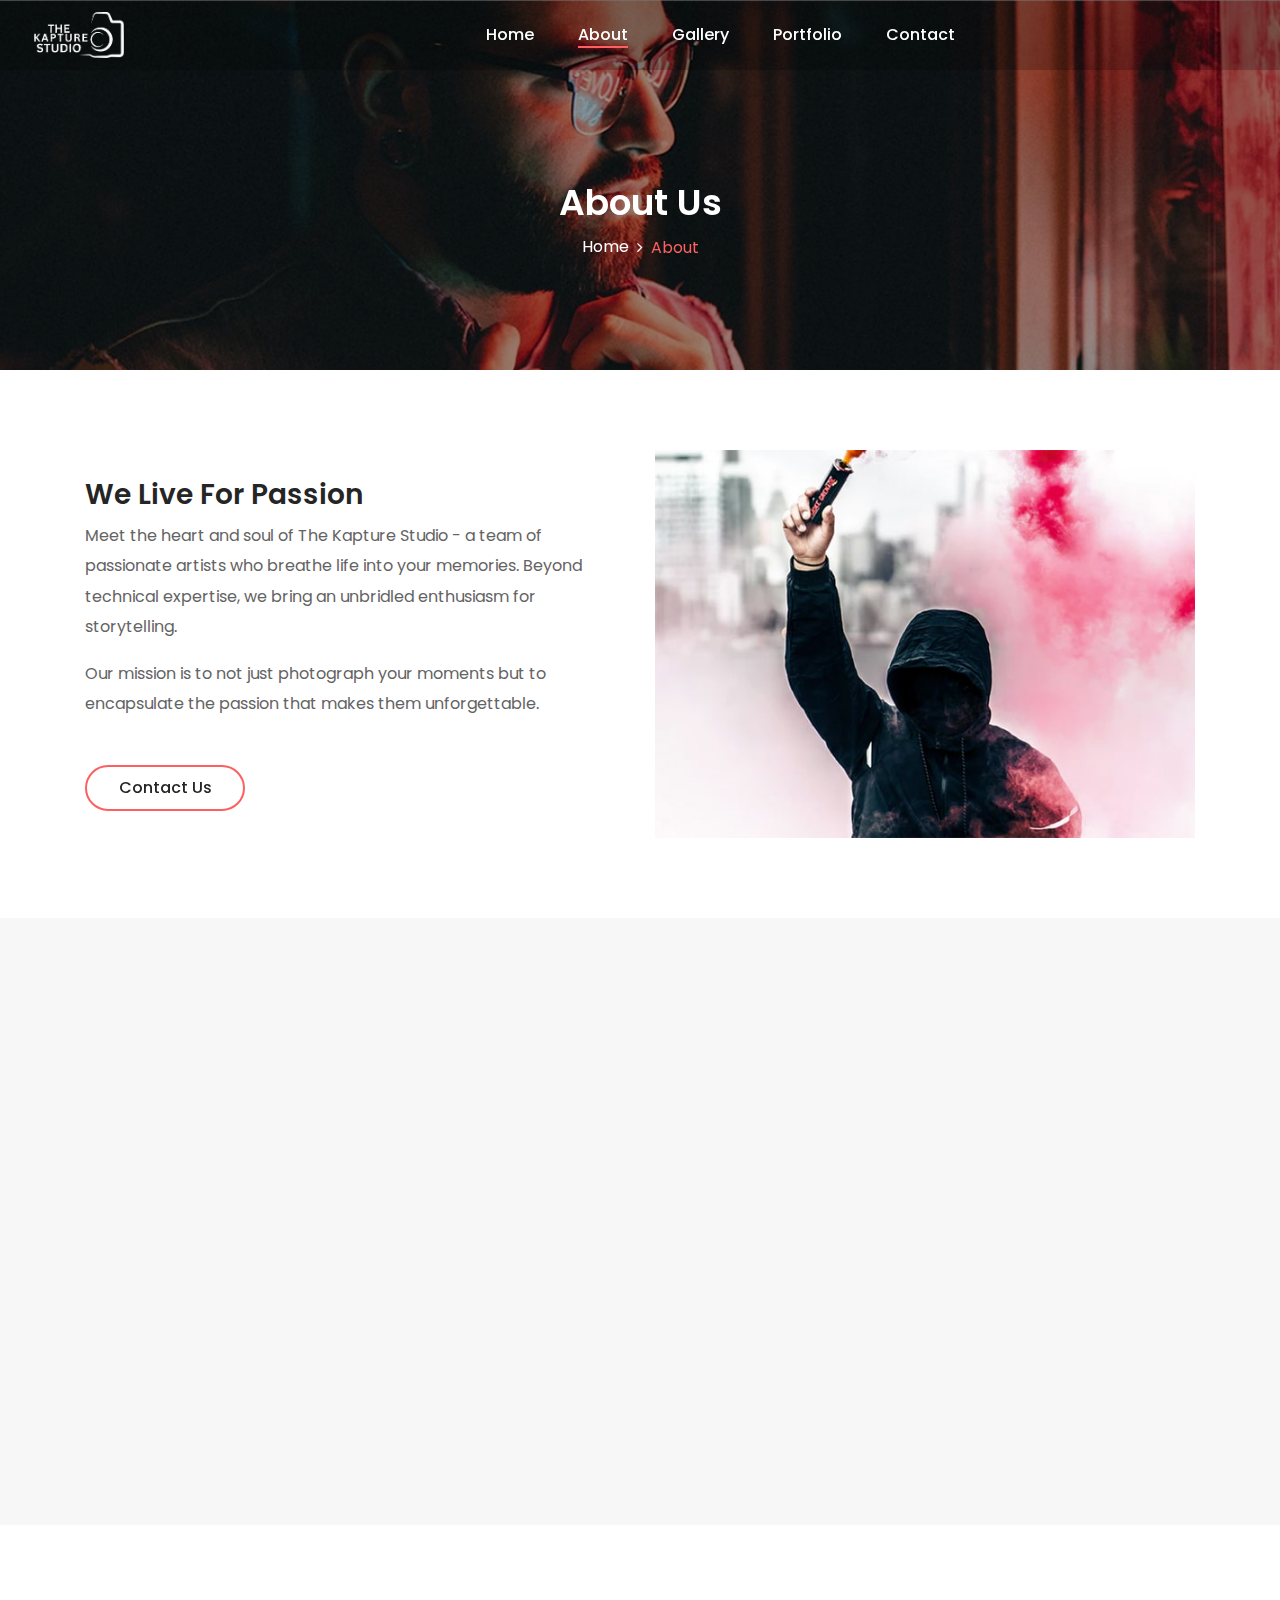
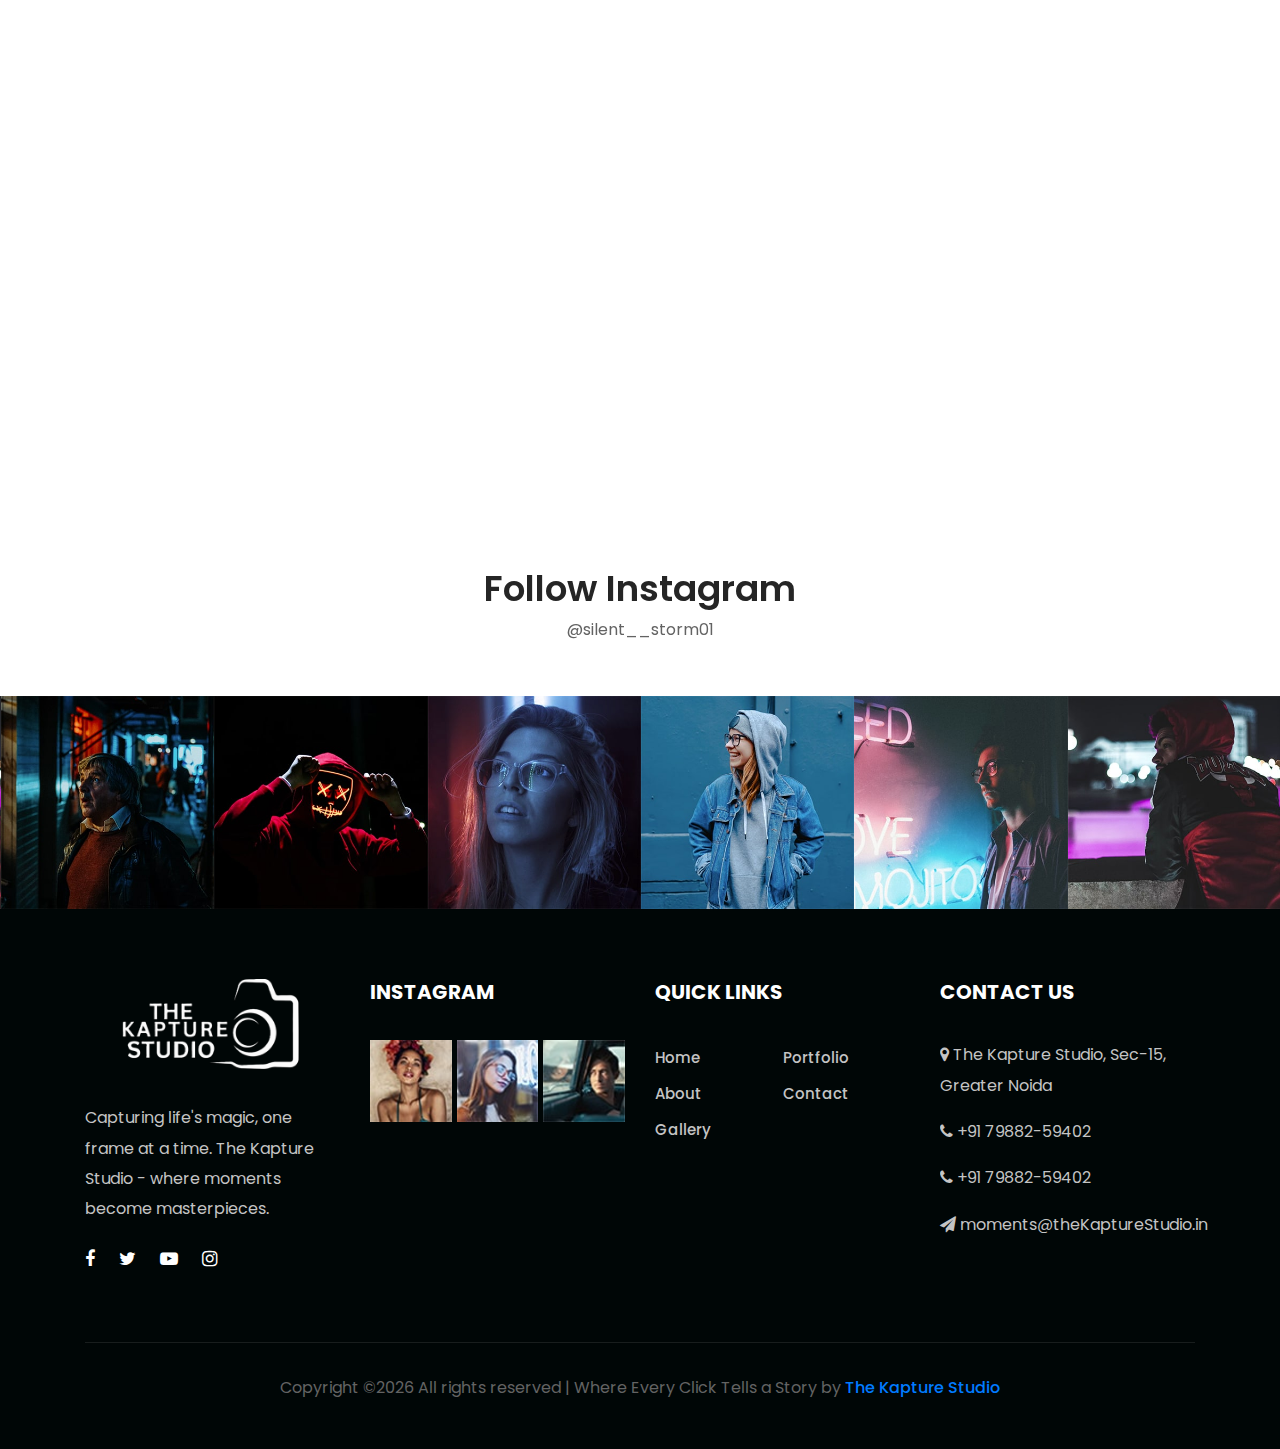
<file: about.html>
<!DOCTYPE html>
<html lang="en">

<head>
    <meta charset="UTF-8">
    <meta name="description" content="">
    <meta http-equiv="X-UA-Compatible" content="IE=edge">
    <meta name="viewport" content="width=device-width, initial-scale=1, shrink-to-fit=no">

    <!-- Title -->
    <title>About Us - The Kapture Studio</title>

    <!-- Favicon -->
    <link rel="icon" href="./img/core-img/favicon.png">

    <!-- Stylesheet -->
    <link rel="stylesheet" href="style.css">
</head>

<body>
    <!-- Preloader -->
    <div id="preloader">
        <div class="loader"></div>
    </div>
    <!-- /Preloader -->

    <!-- Header Area Start -->
    <header class="header-area">
        <!-- Main Header Start -->
        <div class="main-header-area">
            <div class="classy-nav-container breakpoint-off">
                <div class="container-fluid">
                    <!-- Classy Menu -->
                    <nav class="classy-navbar justify-content-between" id="alimeNav">

                        <!-- Logo -->
                        <a class="logo nav-brand" href="./index.html"><img src="./img/core-img/logo.png" alt=""></a>

                        <!-- Navbar Toggler -->
                        <div class="classy-navbar-toggler">
                            <span class="navbarToggler"><span></span><span></span><span></span></span>
                        </div>

                        <!-- Menu -->
                        <div class="classy-menu">
                            <!-- Menu Close Button -->
                            <div class="classycloseIcon">
                                <div class="cross-wrap"><span class="top"></span><span class="bottom"></span></div>
                            </div>
                            <!-- Nav Start -->
                            <div class="classynav">
                                <ul id="nav">
                                    <li ><a href="./index.html">Home</a></li>
                                    <li class="active"><a href="./about.html">About</a></li>
                                    <li><a href="./gallery.html">Gallery</a></li>
                                    <li><a href="./portfolio.html">Portfolio</a></li>
                                    <li><a href="./index.html#contact">Contact</a></li>
                                </ul>
                            </div>
                            <!-- Nav End -->
                        </div>
                    </nav>
                </div>
            </div>
        </div>
    </header>
    <!-- Header Area End -->

    <!-- Breadcrumb Area Start -->
    <section class="breadcrumb-area bg-img bg-overlay jarallax" style="background-image: url(img/bg-img/38.jpg);">
        <div class="container h-100">
            <div class="row h-100 align-items-center">
                <div class="col-12">
                    <div class="breadcrumb-content text-center">
                        <h2 class="page-title">About Us</h2>
                        <nav aria-label="breadcrumb">
                            <ol class="breadcrumb justify-content-center">
                                <li class="breadcrumb-item"><a href="index.html"><i class="icon_house_alt"></i> Home</a></li>
                                <li class="breadcrumb-item active" aria-current="page">About</li>
                            </ol>
                        </nav>
                    </div>
                </div>
            </div>
        </div>
    </section>
    <!-- Breadcrumb Area End -->

    <!-- About Us Area Start -->
    <div class="about-us-area section-padding-80-0 clearfix">
        <div class="container">
            <div class="row align-items-center">
                <div class="col-12 col-lg-6">
                    <div class="about-us-content mb-80">
                        <h3 class="wow fadeInUp" data-wow-delay="100ms">We Live For Passion</h3>
                        <div class="line wow fadeInUp" data-wow-delay="200ms"></div>
                        <p class="wow fadeInUp" data-wow-delay="300ms">Meet the heart and soul of The Kapture Studio - a team of passionate artists who breathe life into your memories. Beyond technical expertise, we bring an unbridled enthusiasm for storytelling. </p>
                        <p class="wow fadeInUp" data-wow-delay="400ms">Our mission is to not just photograph your moments but to encapsulate the passion that makes them unforgettable.</p>
                        <a class="btn alime-btn btn-2 mt-30 wow fadeInUp" data-wow-delay="500ms" href="#">Contact Us</a>
                    </div>
                </div>
                <div class="col-12 col-lg-6">
                    <div class="about-video-area mb-80 wow fadeInUp" data-wow-delay="100ms">
                        <img src="img/bg-img/17.jpg" alt="">
                        <div class="video-icon">
                            <a href="https://www.youtube.com/watch?v=sSakBz_eYzQ" class="video-play-btn"><i class="arrow_triangle-right"></i></a>
                        </div>
                    </div>
                </div>
            </div>
        </div>
    </div>
    <!-- About Us Area End -->

    <!-- Why Choose Us Area Start -->
    <section class="why-choose-us-area bg-gray section-padding-80-0 clearfix">
        <div class="container">
            <div class="row">
                <div class="col-12">
                    <div class="section-heading text-center wow fadeInUp" data-wow-delay="100ms">
                        <h2>Why Choose Us</h2>
                    </div>
                </div>
            </div>

            <div class="row">
                <!-- Single Why Choose Area -->
                <div class="col-md-6 col-lg-4">
                    <div class="why-choose-us-content text-center mb-80 wow fadeInUp" data-wow-delay="100ms">
                        <div class="chosse-us-icon">
                            <i class="fa fa-film" aria-hidden="true"></i>
                        </div>
                        <h4>High Quality Images</h4>
                        <p>Precision meets artistry in our high-quality photography. Every detail, every moment, crystal clear. Elevate your visual experience with - The Kapture Studio📸 </p>
                    </div>
                </div>

                <!-- Single Why Choose Area -->
                <div class="col-md-6 col-lg-4">
                    <div class="why-choose-us-content text-center mb-80 wow fadeInUp" data-wow-delay="300ms">
                        <div class="chosse-us-icon">
                            <i class="fa fa-pencil" aria-hidden="true"></i>
                        </div>
                        <h4>Abundant Experience</h4>
                        <p>Embark on a visual odyssey with Abundant Experience Photography. Each frame tells a rich story, weaving through life's abundance. Immerse yourself in existence through our lens. 📷</p>
                    </div>
                </div>

                <!-- Single Why Choose Area -->
                <div class="col-md-6 col-lg-4">
                    <div class="why-choose-us-content text-center mb-80 wow fadeInUp" data-wow-delay="500ms">
                        <div class="chosse-us-icon">
                            <i class="fa fa-camera" aria-hidden="true"></i>
                        </div>
                        <h4>Modern Equipments</h4>
                        <p>Capturing the future with precision and style, where cutting-edge meets timeless elegance. Elevate your moments with our modern equipment mastery. 📸</p>
                    </div>
                </div>
            </div>
        </div>
    </section>
    <!-- Why Choose  us Area End -->

    <!-- Our Team Area Start -->
    <section class="our-team-area section-padding-80-50">
        <div class="container">
            <div class="row">
                <div class="col-12">
                    <div class="section-heading text-center wow fadeInUp" data-wow-delay="100ms">
                        <h2>Our Team</h2>
                    </div>
                </div>
            </div>

            <div class="row">
                <!-- Team Member Area -->
                <div class="col-md-6 col-xl-3">
                    <div class="team-content-area text-center mb-30 wow fadeInUp" data-wow-delay="100ms">
                        <div class="member-thumb">
                            <img src="img/bg-img/19.jpg" alt="">
                        </div>
                        <h5>Krishan</h5>
                        <span>Photographer</span>
                        <div class="member-social-info">
                            <a href="#"><i class="ti-facebook"></i></a>
                            <a href="#"><i class="ti-twitter-alt"></i></a>
                            <a href="#"><i class="ti-linkedin"></i></a>
                            <a href="#"><i class="ti-pinterest"></i></a>
                        </div>
                    </div>
                </div>

                <!-- Team Member Area -->
                <div class="col-md-6 col-xl-3">
                    <div class="team-content-area text-center mb-30 wow fadeInUp" data-wow-delay="300ms">
                        <div class="member-thumb">
                            <img src="img/bg-img/20.jpg" alt="">
                        </div>
                        <h5>Sneha</h5>
                        <span>Photographer</span>
                        <div class="member-social-info">
                            <a href="#"><i class="ti-facebook"></i></a>
                            <a href="#"><i class="ti-twitter-alt"></i></a>
                            <a href="#"><i class="ti-linkedin"></i></a>
                            <a href="#"><i class="ti-pinterest"></i></a>
                        </div>
                    </div>
                </div>

                <!-- Team Member Area -->
                <div class="col-md-6 col-xl-3">
                    <div class="team-content-area text-center mb-30 wow fadeInUp" data-wow-delay="500ms">
                        <div class="member-thumb">
                            <img src="img/bg-img/21.jpg" alt="">
                        </div>
                        <h5>Anamika</h5>
                        <span>Photographer</span>
                        <div class="member-social-info">
                            <a href="#"><i class="ti-facebook"></i></a>
                            <a href="#"><i class="ti-twitter-alt"></i></a>
                            <a href="#"><i class="ti-linkedin"></i></a>
                            <a href="#"><i class="ti-pinterest"></i></a>
                        </div>
                    </div>
                </div>

                <!-- Team Member Area -->
                <div class="col-md-6 col-xl-3">
                    <div class="team-content-area text-center mb-30 wow fadeInUp" data-wow-delay="700ms">
                        <div class="member-thumb">
                            <img src="img/bg-img/22.jpg" alt="">
                        </div>
                        <h5>Aman</h5>
                        <span>Photographer</span>
                        <div class="member-social-info">
                            <a href="#"><i class="ti-facebook"></i></a>
                            <a href="#"><i class="ti-twitter-alt"></i></a>
                            <a href="#"><i class="ti-linkedin"></i></a>
                            <a href="#"><i class="ti-pinterest"></i></a>
                        </div>
                    </div>
                </div>
            </div>
        </div>
    </section>
    <!-- Our Team Area End -->

    <!-- Follow Area Start -->
    <div class="follow-area clearfix">
        <div class="container">
            <div class="row">
                <div class="col-12">
                    <div class="section-heading text-center">
                        <h2>Follow Instagram</h2>
                        <p>@silent__storm01</p>
                    </div>
                </div>
            </div>
        </div>

        <!-- Instagram Feed Area -->
        <div class="instragram-feed-area owl-carousel">
            <!-- Single Instagram Item -->
            <div class="single-instagram-item">
                <img src="img/bg-img/11.jpg" alt="">
                <div class="instagram-hover-content text-center d-flex align-items-center justify-content-center">
                    <a href="#">
                        <i class="ti-instagram" aria-hidden="true"></i>
                        <span>silent__storm01</span>
                    </a>
                </div>
            </div>
            <!-- Single Instagram Item -->
            <div class="single-instagram-item">
                <img src="img/bg-img/12.jpg" alt="">
                <div class="instagram-hover-content text-center d-flex align-items-center justify-content-center">
                    <a href="#">
                        <i class="ti-instagram" aria-hidden="true"></i>
                        <span>silent__storm01</span>
                    </a>
                </div>
            </div>
            <!-- Single Instagram Item -->
            <div class="single-instagram-item">
                <img src="img/bg-img/13.jpg" alt="">
                <div class="instagram-hover-content text-center d-flex align-items-center justify-content-center">
                    <a href="#">
                        <i class="ti-instagram" aria-hidden="true"></i>
                        <span>silent__storm01</span>
                    </a>
                </div>
            </div>
            <!-- Single Instagram Item -->
            <div class="single-instagram-item">
                <img src="img/bg-img/14.jpg" alt="">
                <div class="instagram-hover-content text-center d-flex align-items-center justify-content-center">
                    <a href="#">
                        <i class="ti-instagram" aria-hidden="true"></i>
                        <span>silent__storm01</span>
                    </a>
                </div>
            </div>
            <!-- Single Instagram Item -->
            <div class="single-instagram-item">
                <img src="img/bg-img/15.jpg" alt="">
                <div class="instagram-hover-content text-center d-flex align-items-center justify-content-center">
                    <a href="#">
                        <i class="ti-instagram" aria-hidden="true"></i>
                        <span>silent__storm01</span>
                    </a>
                </div>
            </div>
            <!-- Single Instagram Item -->
            <div class="single-instagram-item">
                <img src="img/bg-img/16.jpg" alt="">
                <div class="instagram-hover-content text-center d-flex align-items-center justify-content-center">
                    <a href="#">
                        <i class="ti-instagram" aria-hidden="true"></i>
                        <span>silent__storm01</span>
                    </a>
                </div>
            </div>
        </div>
    </div>
    <!-- Follow Area End -->

<!-- Footer Section Begin -->
<footer class="footer-section">
    <div class="container">
        <div class="row">
            <div class="col-lg-3 col-md-6 col-sm-6">
                <div class="fs-about">
                    <div class="fa-logo">
                        <a href="#">
                            <img src="img\core-img\logo.png" alt="">
                        </a>
                    </div>
                    <p>Capturing life's magic, one frame at a time. The Kapture Studio - 
                        where moments become masterpieces.</p>
                    <div class="fa-social">
                        <a href="#"><i class="fa fa-facebook"></i></a>
                        <a href="#"><i class="fa fa-twitter"></i></a>
                        <a href="#"><i class="fa fa-youtube-play"></i></a>
                        <a href="#"><i class="fa fa-instagram"></i></a>
                    </div>
                </div>
            </div>
            <div class="col-lg-3 col-md-6 col-sm-6">
                <div class="fs-widget">
                    <h5>Instagram</h5>
                    <div class="fw-instagram">
                        <img src="img\bg-img\32.jpg" alt="">
                        <img src="img\bg-img\33.jpg" alt="">
                        <img src="img\bg-img\34.jpg" alt="">
                    </div>
                </div>
            </div>
            <div class="col-lg-3 col-md-6 col-sm-6">
                <div class="fs-widget">
                    <h5>Quick links</h5>
                    <ul>
                        <li><a href="#">Home</a></li>
                        <li><a href="#">About</a></li>
                        <li><a href="#">Gallery</a></li>
                    </ul>
                    <ul>
                        <li><a href="#">Portfolio</a></li>
                        <li><a href="#">Contact</a></li>
                    </ul>
                </div>
            </div>
            <div class="col-lg-3 col-md-6 col-sm-6">
                <div class="fs-widget">
                    <h5>Contact Us</h5>
                    <p><i class="fa fa-map-marker" aria-hidden="true"></i> The Kapture Studio, Sec-15, Greater Noida</p>
                    <p><i class="fa fa-phone" aria-hidden="true"></i> +91 79882-59402</p>
                    <p><i class="fa fa-phone" aria-hidden="true"></i> +91 79882-59402</p>
                    <p class="position-absolute"><i class="fa fa-send" aria-hidden="true"></i> moments@theKaptureStudio.in</p>
                </div>
            </div>
            <div class="col-lg-12">
                <div class="copyright-text">
                    <p><!-- Link back to Colorlib can't be removed. Template is licensed under CC BY 3.0. -->
Copyright &copy;<script>document.write(new Date().getFullYear());</script> All rights reserved | Where Every Click Tells a Story by 
<a class="text-primary" href="https://codeninja112.github.io/studioTemplate" target="_blank">The Kapture Studio</a></p>
                </div>
            </div>
        </div>
    </div>
</footer>
    <!-- Footer Section End -->


    <!-- **** All JS Files ***** -->
    <!-- jQuery 2.2.4 -->
    <script src="js/jquery.min.js"></script>
    <!-- Popper -->
    <script src="js/popper.min.js"></script>
    <!-- Bootstrap -->
    <script src="js/bootstrap.min.js"></script>
    <!-- All Plugins -->
    <script src="js/alime.bundle.js"></script>
    <!-- Active -->
    <script src="js/default-assets/active.js"></script>

    <script src="js/jquery-3.3.1.min.js"></script>
    <script src="js/isotope.pkgd.min.js"></script>
    <script src="js/jquery.slicknav.js"></script>
    <script src="js/owl.carousel.min.js"></script>
    <script src="js/main.js"></script>

</body>

</html>
</file>
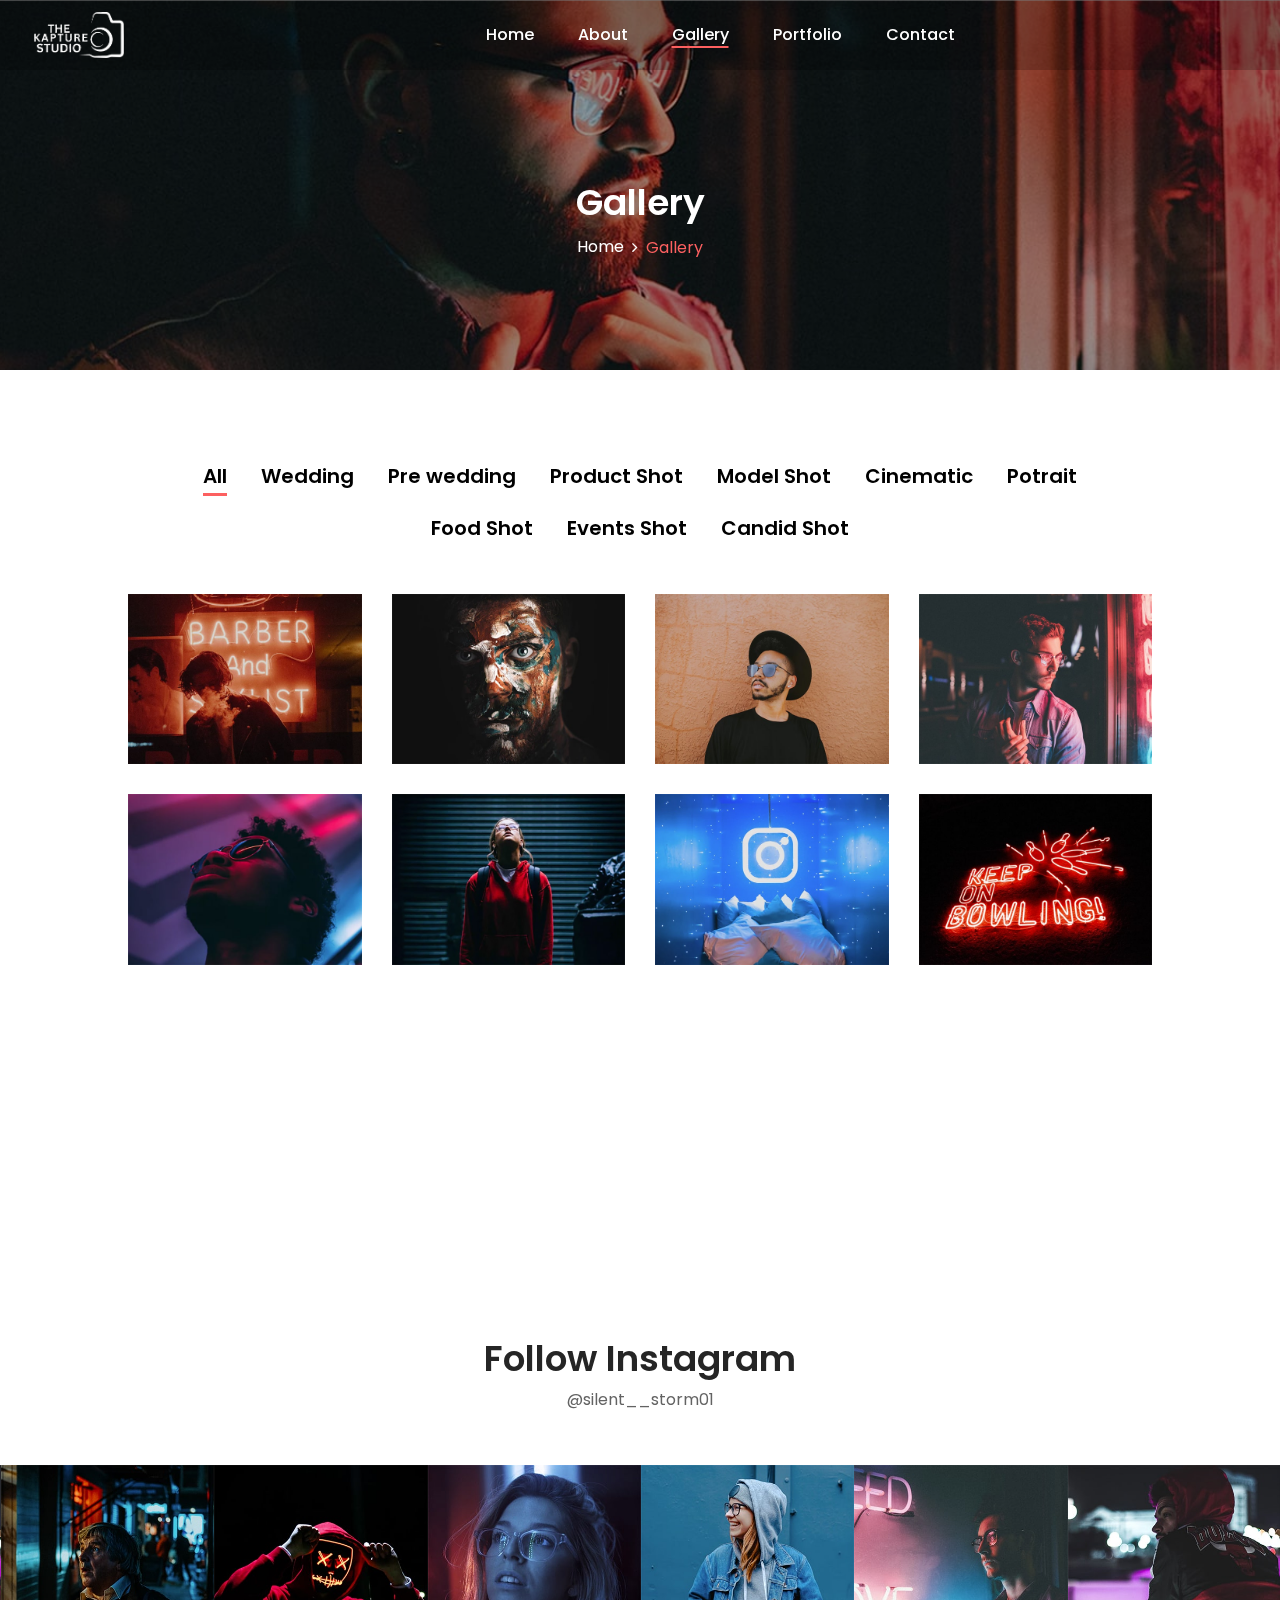
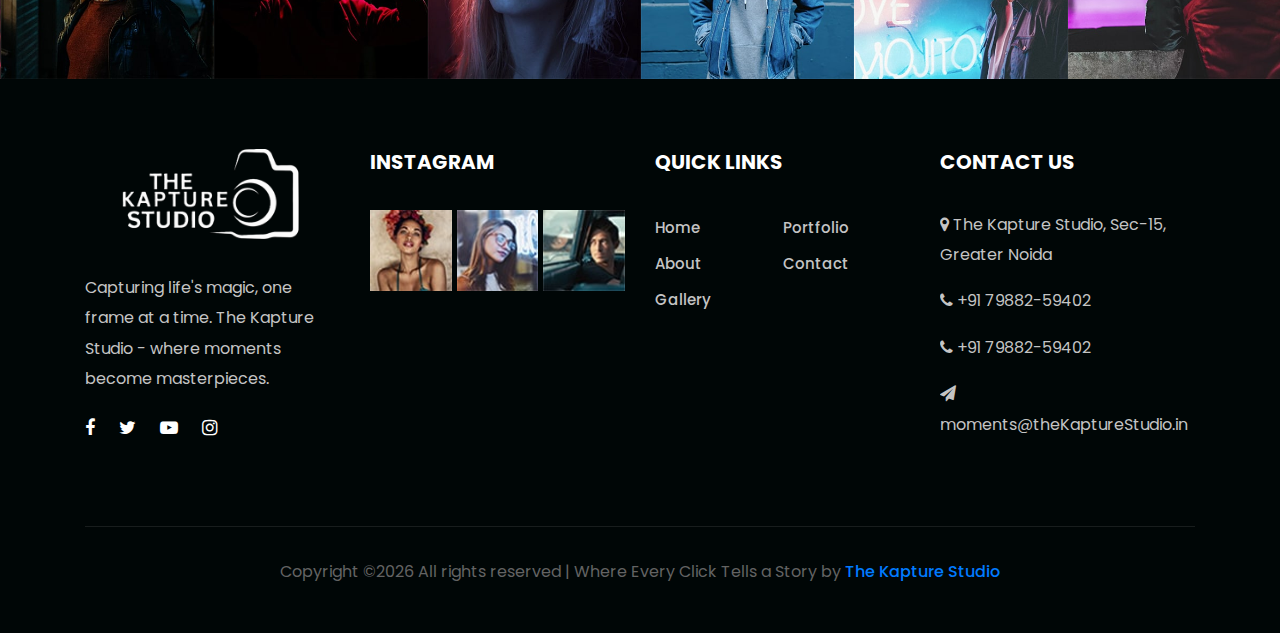
<file: gallery.html>
<!DOCTYPE html>
<html lang="en">

<head>
    <meta charset="UTF-8">
    <meta name="description" content="">
    <meta http-equiv="X-UA-Compatible" content="IE=edge">
    <meta name="viewport" content="width=device-width, initial-scale=1, shrink-to-fit=no">

    <!-- Title -->
    <title>Gallery - The Kapture Studio</title>

    <!-- Favicon -->
    <link rel="icon" href="./img/core-img/favicon.png">

    <!-- Stylesheet -->
    <link rel="stylesheet" href="style.css">
</head>

<body>
    <!-- Preloader -->
    <div id="preloader">
        <div class="loader"></div>
    </div>
    <!-- /Preloader -->

    <!-- Top Search Form Area -->
    <div class="top-search-area">
        <div class="modal fade" id="searchModal" tabindex="-1" role="dialog" aria-hidden="true">
            <div class="modal-dialog modal-dialog-centered" role="document">
                <div class="modal-content">
                    <div class="modal-body">
                        <!-- Close -->
                        <button type="button" class="btn close-btn" data-dismiss="modal"><i class="ti-close"></i></button>
                        <!-- Form -->
                        <form action="index.html" method="post">
                            <input type="search" name="top-search-bar" class="form-control" placeholder="Search and hit enter...">
                            <button type="submit">Search</button>
                        </form>
                    </div>
                </div>
            </div>
        </div>
    </div>

     <!-- Header Area Start -->
     <header class="header-area">
        <!-- Main Header Start -->
        <div class="main-header-area">
            <div class="classy-nav-container breakpoint-off">
                <div class="container-fluid">
                    <!-- Classy Menu -->
                    <nav class="classy-navbar justify-content-between" id="alimeNav">

                        <!-- Logo -->
                        <a class="logo nav-brand" href="./index.html"><img src="./img/core-img/logo.png" alt=""></a>

                        <!-- Navbar Toggler -->
                        <div class="classy-navbar-toggler">
                            <span class="navbarToggler"><span></span><span></span><span></span></span>
                        </div>

                        <!-- Menu -->
                        <div class="classy-menu">
                            <!-- Menu Close Button -->
                            <div class="classycloseIcon">
                                <div class="cross-wrap"><span class="top"></span><span class="bottom"></span></div>
                            </div>
                            <!-- Nav Start -->
                            <div class="classynav">
                                <ul id="nav">
                                    <li ><a href="./index.html">Home</a></li>
                                    <li><a href="./about.html">About</a></li>
                                    <li class="active"><a href="./gallery.html">Gallery</a></li>
                                    <li><a href="./portfolio.html">Portfolio</a></li>
                                    <li><a href="./index.html#contact">Contact</a></li>
                                </ul>

                            </div>
                            <!-- Nav End -->
                        </div>
                    </nav>
                </div>
            </div>
        </div>
    </header>
    <!-- Header Area End -->

    <!-- Breadcrumb Area Start -->
    <section class="breadcrumb-area bg-img bg-overlay jarallax" style="background-image: url(img/bg-img/38.jpg);">
        <div class="container h-100">
            <div class="row h-100 align-items-center">
                <div class="col-12">
                    <div class="breadcrumb-content text-center">
                        <h2 class="page-title">Gallery</h2>
                        <nav aria-label="breadcrumb">
                            <ol class="breadcrumb justify-content-center">
                                <li class="breadcrumb-item"><a href="index.html"><i class="icon_house_alt"></i> Home</a></li>
                                <li class="breadcrumb-item active" aria-current="page">Gallery</li>
                            </ol>
                        </nav>
                    </div>
                </div>
            </div>
        </div>
    </section>
    <!-- Breadcrumb Area End -->

    <!-- Gallery Area Start -->
    <div class="alime-portfolio-area section-padding-80 clearfix">
        <div class="container-fluid">
            <div class="row">
                <div class="col-12">
                    <!-- Projects Menu -->
                    <div class="alime-projects-menu wow fadeInUp" data-wow-delay="100ms">
                        <div class="portfolio-menu text-center">
                            <button class="btn active" data-filter="*">All</button>
                            <button class="btn" data-filter=".human">Wedding</button>
                            <button class="btn" data-filter=".nature">Pre wedding</button>
                            <button class="btn" data-filter=".country">Product Shot</button>
                            <button class="btn" data-filter=".country">Model Shot</button>
                            <button class="btn" data-filter=".country">Cinematic</button>
                            <button class="btn" data-filter=".country">Potrait</button>
                            <button class="btn" data-filter=".country">Food Shot</button>
                            <button class="btn" data-filter=".video">Events Shot</button>
                            <button class="btn" data-filter=".video">Candid Shot</button>
                        </div>
                    </div>
                </div>
            </div>

            <div class="row alime-portfolio">
                <!-- Single Gallery Item -->
                <div class="col-12 col-sm-6 col-lg-3 single_gallery_item nature mb-30 wow fadeInUp" data-wow-delay="100ms">
                    <div class="single-portfolio-content">
                        <img src="img/bg-img/39.jpg" alt="">
                        <div class="hover-content">
                            <a href="img/bg-img/39.jpg" class="portfolio-img">+</a>
                        </div>
                    </div>
                </div>

                <!-- Single Gallery Item -->
                <div class="col-12 col-sm-6 col-lg-3 single_gallery_item video human mb-30 wow fadeInUp" data-wow-delay="300ms">
                    <div class="single-portfolio-content">
                        <img src="img/bg-img/40.jpg" alt="">
                        <div class="hover-content">
                            <a href="img/bg-img/40.jpg" class="portfolio-img">+</a>
                        </div>
                    </div>
                </div>

                <!-- Single Gallery Item -->
                <div class="col-12 col-sm-6 col-lg-3 single_gallery_item country mb-30 wow fadeInUp" data-wow-delay="500ms">
                    <div class="single-portfolio-content">
                        <img src="img/bg-img/41.jpg" alt="">
                        <div class="hover-content">
                            <a href="img/bg-img/41.jpg" class="portfolio-img">+</a>
                        </div>
                    </div>
                </div>

                <!-- Single Gallery Item -->
                <div class="col-12 col-sm-6 col-lg-3 single_gallery_item human mb-30 wow fadeInUp" data-wow-delay="700ms">
                    <div class="single-portfolio-content">
                        <img src="img/bg-img/42.jpg" alt="">
                        <div class="hover-content">
                            <a href="img/bg-img/42.jpg" class="portfolio-img">+</a>
                        </div>
                    </div>
                </div>

                <!-- Single Gallery Item -->
                <div class="col-12 col-sm-6 col-lg-3 single_gallery_item nature mb-30 wow fadeInUp" data-wow-delay="100ms">
                    <div class="single-portfolio-content">
                        <img src="img/bg-img/43.jpg" alt="">
                        <div class="hover-content">
                            <a href="img/bg-img/43.jpg" class="portfolio-img">+</a>
                        </div>
                    </div>
                </div>

                <!-- Single Gallery Item -->
                <div class="col-12 col-sm-6 col-lg-3 single_gallery_item video country mb-30 wow fadeInUp" data-wow-delay="300ms">
                    <div class="single-portfolio-content">
                        <img src="img/bg-img/44.jpg" alt="">
                        <div class="hover-content">
                            <a href="img/bg-img/44.jpg" class="portfolio-img">+</a>
                        </div>
                    </div>
                </div>

                <!-- Single Gallery Item -->
                <div class="col-12 col-sm-6 col-lg-3 single_gallery_item human mb-30 wow fadeInUp" data-wow-delay="500ms">
                    <div class="single-portfolio-content">
                        <img src="img/bg-img/45.jpg" alt="">
                        <div class="hover-content">
                            <a href="img/bg-img/45.jpg" class="portfolio-img">+</a>
                        </div>
                    </div>
                </div>

                <!-- Single Gallery Item -->
                <div class="col-12 col-sm-6 col-lg-3 single_gallery_item nature mb-30 wow fadeInUp" data-wow-delay="700ms">
                    <div class="single-portfolio-content">
                        <img src="img/bg-img/46.jpg" alt="">
                        <div class="hover-content">
                            <a href="img/bg-img/46.jpg" class="portfolio-img">+</a>
                        </div>
                    </div>
                </div>

                <!-- Single Gallery Item -->
                <div class="col-12 col-sm-6 col-lg-3 single_gallery_item video country mb-30 wow fadeInUp" data-wow-delay="100ms">
                    <div class="single-portfolio-content">
                        <img src="img/bg-img/47.jpg" alt="">
                        <div class="hover-content">
                            <a href="img/bg-img/47.jpg" class="portfolio-img">+</a>
                        </div>
                    </div>
                </div>

                <!-- Single Gallery Item -->
                <div class="col-12 col-sm-6 col-lg-3 single_gallery_item human mb-30 wow fadeInUp" data-wow-delay="300ms">
                    <div class="single-portfolio-content">
                        <img src="img/bg-img/48.jpg" alt="">
                        <div class="hover-content">
                            <a href="img/bg-img/48.jpg" class="portfolio-img">+</a>
                        </div>
                    </div>
                </div>

                <!-- Single Gallery Item -->
                <div class="col-12 col-sm-6 col-lg-3 single_gallery_item country mb-30 wow fadeInUp" data-wow-delay="500ms">
                    <div class="single-portfolio-content">
                        <img src="img/bg-img/49.jpg" alt="">
                        <div class="hover-content">
                            <a href="img/bg-img/49.jpg" class="portfolio-img">+</a>
                        </div>
                    </div>
                </div>

                <!-- Single Gallery Item -->
                <div class="col-12 col-sm-6 col-lg-3 single_gallery_item country mb-30 wow fadeInUp" data-wow-delay="700ms">
                    <div class="single-portfolio-content">
                        <img src="img/bg-img/50.jpg" alt="">
                        <div class="hover-content">
                            <a href="img/bg-img/50.jpg" class="portfolio-img">+</a>
                        </div>
                    </div>
                </div>
            </div>

            <div class="row">
                <div class="col-12 text-center wow fadeInUp" data-wow-delay="800ms">
                    <a href="#" class="btn alime-btn btn-2 mt-15">View More</a>
                </div>
            </div>
        </div>
    </div>
    <!-- Gallery Area End -->

    <!-- Follow Area Start -->
    <div class="follow-area clearfix">
        <div class="container">
            <div class="row">
                <div class="col-12">
                    <div class="section-heading text-center">
                        <h2>Follow Instagram</h2>
                        <p>@silent__storm01</p>
                    </div>
                </div>
            </div>
        </div>

        <!-- Instagram Feed Area -->
        <div class="instragram-feed-area owl-carousel">
            <!-- Single Instagram Item -->
            <div class="single-instagram-item">
                <img src="img/bg-img/11.jpg" alt="">
                <div class="instagram-hover-content text-center d-flex align-items-center justify-content-center">
                    <a href="#">
                        <i class="ti-instagram" aria-hidden="true"></i>
                        <span>silent__storm01</span>
                    </a>
                </div>
            </div>
            <!-- Single Instagram Item -->
            <div class="single-instagram-item">
                <img src="img/bg-img/12.jpg" alt="">
                <div class="instagram-hover-content text-center d-flex align-items-center justify-content-center">
                    <a href="#">
                        <i class="ti-instagram" aria-hidden="true"></i>
                        <span>silent__storm01</span>
                    </a>
                </div>
            </div>
            <!-- Single Instagram Item -->
            <div class="single-instagram-item">
                <img src="img/bg-img/13.jpg" alt="">
                <div class="instagram-hover-content text-center d-flex align-items-center justify-content-center">
                    <a href="#">
                        <i class="ti-instagram" aria-hidden="true"></i>
                        <span>silent__storm01</span>
                    </a>
                </div>
            </div>
            <!-- Single Instagram Item -->
            <div class="single-instagram-item">
                <img src="img/bg-img/14.jpg" alt="">
                <div class="instagram-hover-content text-center d-flex align-items-center justify-content-center">
                    <a href="#">
                        <i class="ti-instagram" aria-hidden="true"></i>
                        <span>silent__storm01</span>
                    </a>
                </div>
            </div>
            <!-- Single Instagram Item -->
            <div class="single-instagram-item">
                <img src="img/bg-img/15.jpg" alt="">
                <div class="instagram-hover-content text-center d-flex align-items-center justify-content-center">
                    <a href="#">
                        <i class="ti-instagram" aria-hidden="true"></i>
                        <span>silent__storm01</span>
                    </a>
                </div>
            </div>
            <!-- Single Instagram Item -->
            <div class="single-instagram-item">
                <img src="img/bg-img/16.jpg" alt="">
                <div class="instagram-hover-content text-center d-flex align-items-center justify-content-center">
                    <a href="#">
                        <i class="ti-instagram" aria-hidden="true"></i>
                        <span>silent__storm01</span>
                    </a>
                </div>
            </div>
        </div>
    </div>
    <!-- Follow Area End -->

 <!-- Footer Section Begin -->
<footer class="footer-section">
    <div class="container">
        <div class="row">
            <div class="col-lg-3 col-md-6 col-sm-6">
                <div class="fs-about">
                    <div class="fa-logo">
                        <a href="#">
                            <img src="img\core-img\logo.png" alt="">
                        </a>
                    </div>
                    <p>Capturing life's magic, one frame at a time. The Kapture Studio - 
                        where moments become masterpieces.</p>
                    <div class="fa-social">
                        <a href="#"><i class="fa fa-facebook"></i></a>
                        <a href="#"><i class="fa fa-twitter"></i></a>
                        <a href="#"><i class="fa fa-youtube-play"></i></a>
                        <a href="#"><i class="fa fa-instagram"></i></a>
                    </div>
                </div>
            </div>
            <div class="col-lg-3 col-md-6 col-sm-6">
                <div class="fs-widget">
                    <h5>Instagram</h5>
                    <div class="fw-instagram">
                        <img src="img\bg-img\32.jpg" alt="">
                        <img src="img\bg-img\33.jpg" alt="">
                        <img src="img\bg-img\34.jpg" alt="">
                    </div>
                </div>
            </div>
            <div class="col-lg-3 col-md-6 col-sm-6">
                <div class="fs-widget">
                    <h5>Quick links</h5>
                    <ul>
                        <li><a href="#">Home</a></li>
                        <li><a href="#">About</a></li>
                        <li><a href="#">Gallery</a></li>
                    </ul>
                    <ul>
                        <li><a href="#">Portfolio</a></li>
                        <li><a href="#">Contact</a></li>
                    </ul>
                </div>
            </div>
            <div class="col-lg-3 col-md-6 col-sm-6">
                <div class="fs-widget">
                    <h5>Contact Us</h5>
                    <p><i class="fa fa-map-marker" aria-hidden="true"></i> The Kapture Studio, Sec-15, Greater Noida</p>
                    <p><i class="fa fa-phone" aria-hidden="true"></i> +91 79882-59402</p>
                    <p><i class="fa fa-phone" aria-hidden="true"></i> +91 79882-59402</p>
                    <p><i class="fa fa-send" aria-hidden="true"></i> moments@theKaptureStudio.in</p>
                </div>
            </div>
            <div class="col-lg-12">
                <div class="copyright-text">
                    <p><!-- Link back to Colorlib can't be removed. Template is licensed under CC BY 3.0. -->
Copyright &copy;<script>document.write(new Date().getFullYear());</script> All rights reserved | Where Every Click Tells a Story by 
<a class="text-primary" href="https://codeninja112.github.io/studioTemplate" target="_blank">The Kapture Studio</a></p>
                </div>
            </div>
        </div>
    </div>
</footer>
    <!-- Footer Section End -->

    <!-- **** All JS Files ***** -->
    <!-- jQuery 2.2.4 -->
    <script src="js/jquery.min.js"></script>
    <!-- Popper -->
    <script src="js/popper.min.js"></script>
    <!-- Bootstrap -->
    <script src="js/bootstrap.min.js"></script>
    <!-- All Plugins -->
    <script src="js/alime.bundle.js"></script>
    <!-- Active -->
    <script src="js/default-assets/active.js"></script>

</body>

</html>
</file>
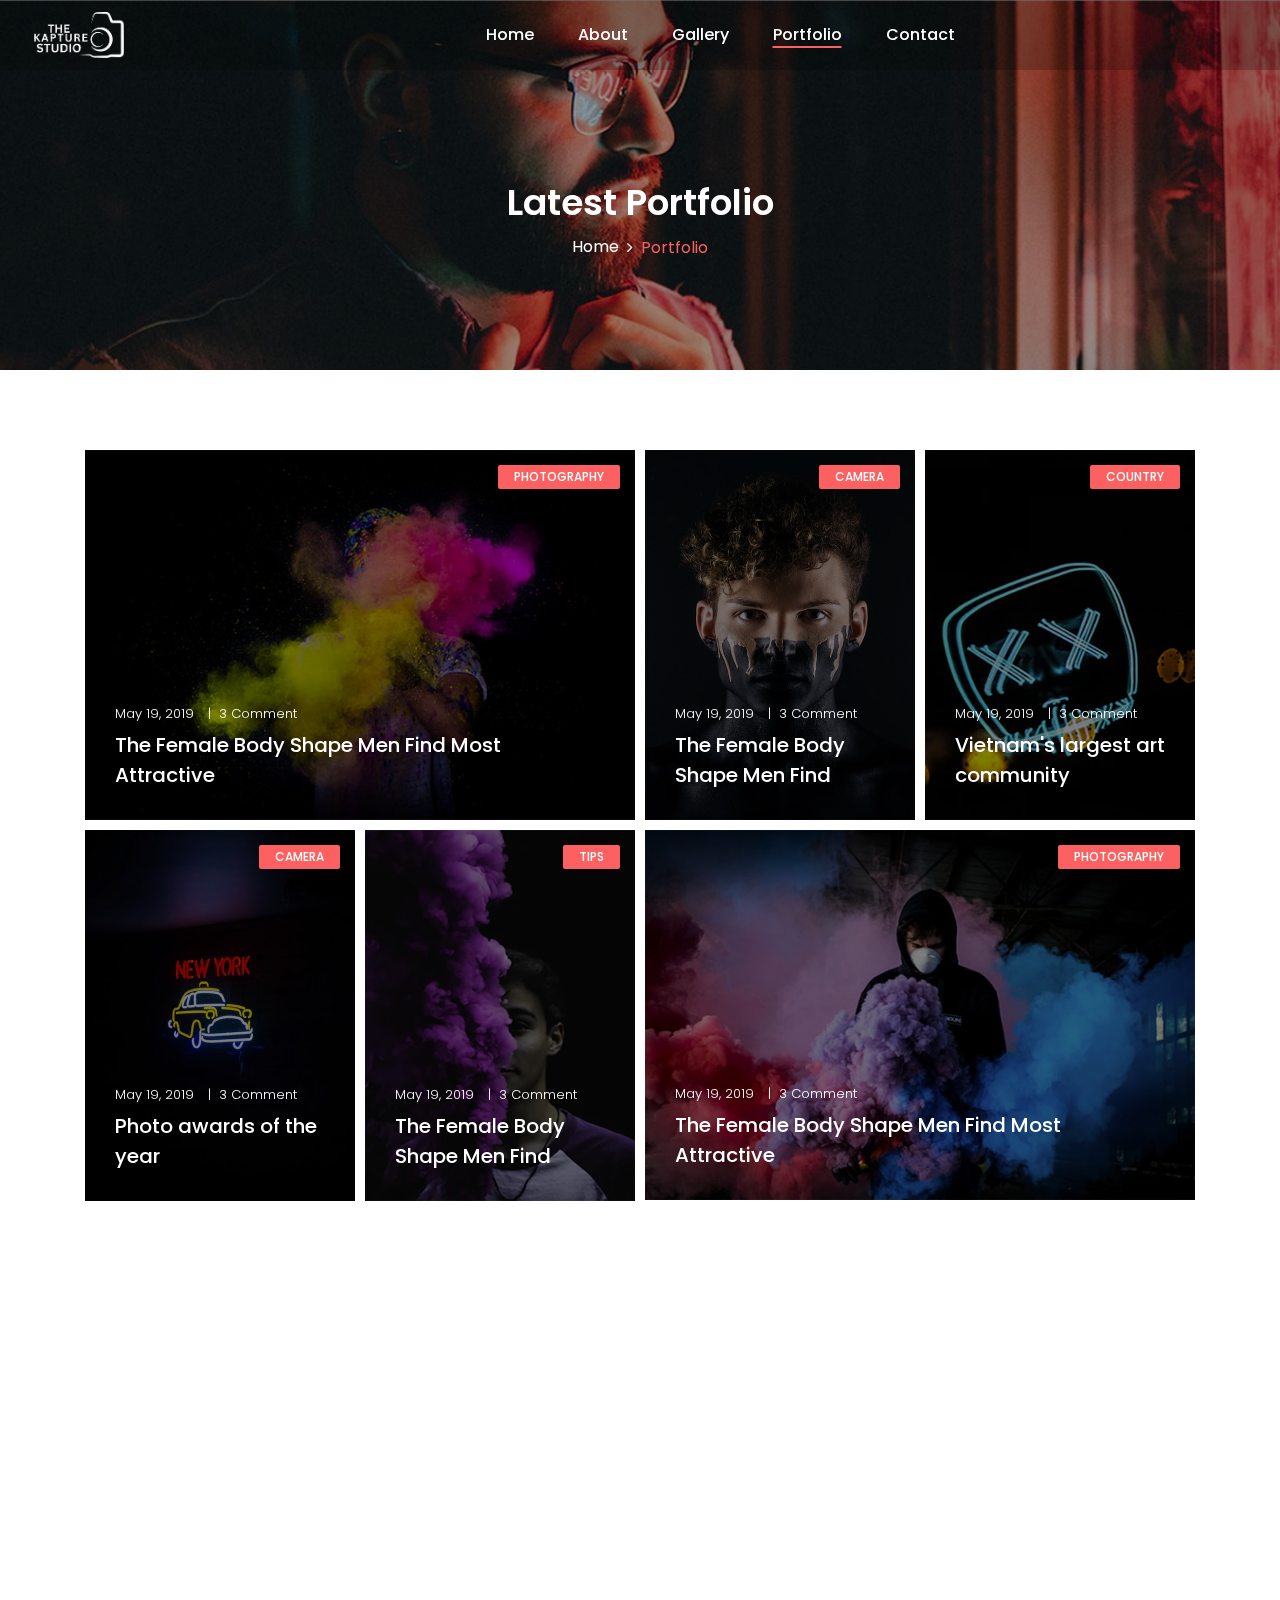
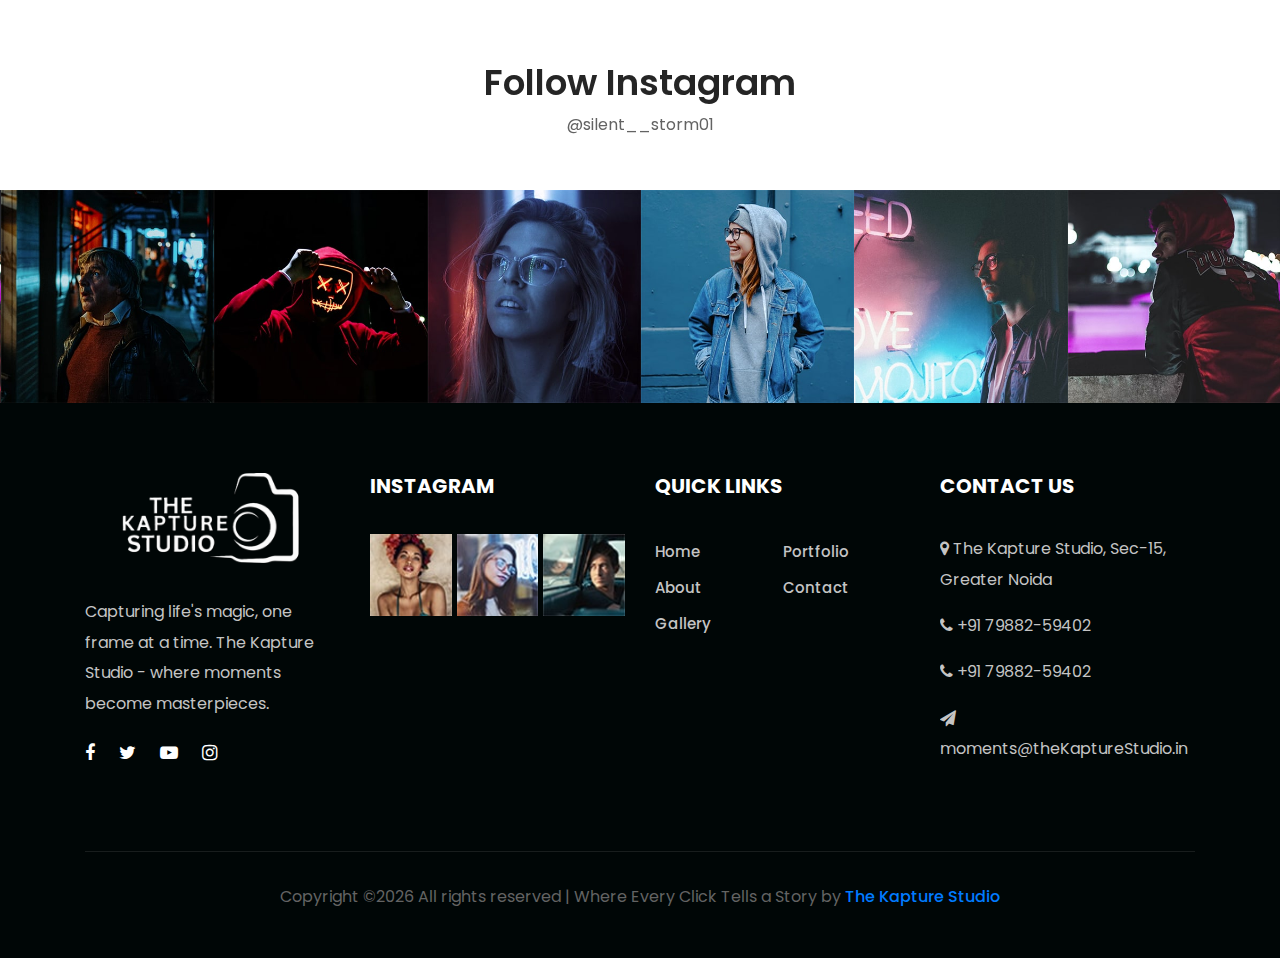
<file: portfolio.html>
<!DOCTYPE html>
<html lang="en">

<head>
    <meta charset="UTF-8">
    <meta name="description" content="">
    <meta http-equiv="X-UA-Compatible" content="IE=edge">
    <meta name="viewport" content="width=device-width, initial-scale=1, shrink-to-fit=no">

    <!-- Title -->
    <title></title>

    <!-- Favicon -->
    <link rel="icon" href="./img/core-img/favicon.png">

    <!-- Stylesheet -->
    <link rel="stylesheet" href="style.css">
</head>

<body>
    <!-- Preloader -->
    <div id="preloader">
        <div class="loader"></div>
    </div>
    <!-- /Preloader -->

    <!-- Top Search Form Area -->
    <div class="top-search-area">
        <div class="modal fade" id="searchModal" tabindex="-1" role="dialog" aria-hidden="true">
            <div class="modal-dialog modal-dialog-centered" role="document">
                <div class="modal-content">
                    <div class="modal-body">
                        <!-- Close -->
                        <button type="button" class="btn close-btn" data-dismiss="modal"><i class="ti-close"></i></button>
                        <!-- Form -->
                        <form action="index.html" method="post">
                            <input type="search" name="top-search-bar" class="form-control" placeholder="Search and hit enter...">
                            <button type="submit">Search</button>
                        </form>
                    </div>
                </div>
            </div>
        </div>
    </div>

      <!-- Header Area Start -->
      <header class="header-area">
        <!-- Main Header Start -->
        <div class="main-header-area">
            <div class="classy-nav-container breakpoint-off">
                <div class="container-fluid">
                    <!-- Classy Menu -->
                    <nav class="classy-navbar justify-content-between" id="alimeNav">

                        <!-- Logo -->
                        <a class="logo nav-brand" href="./index.html"><img src="./img/core-img/logo.png" alt=""></a>

                        <!-- Navbar Toggler -->
                        <div class="classy-navbar-toggler">
                            <span class="navbarToggler"><span></span><span></span><span></span></span>
                        </div>

                        <!-- Menu -->
                        <div class="classy-menu">
                            <!-- Menu Close Button -->
                            <div class="classycloseIcon">
                                <div class="cross-wrap"><span class="top"></span><span class="bottom"></span></div>
                            </div>
                            <!-- Nav Start -->
                            <div class="classynav">
                                <ul id="nav">
                                    <li ><a href="./index.html">Home</a></li>
                                    <li ><a href="./about.html">About</a></li>
                                    <li><a href="./gallery.html">Gallery</a></li>
                                    <li class="active"><a href="./portfolio.html">Portfolio</a></li>
                                    <li><a href="./index.html#contact">Contact</a></li>
                                </ul>

                            </div>
                            <!-- Nav End -->
                        </div>
                    </nav>
                </div>
            </div>
        </div>
    </header>
    <!-- Header Area End -->

    <!-- Breadcrumb Area Start -->
    <section class="breadcrumb-area bg-img bg-overlay jarallax" style="background-image: url(img/bg-img/38.jpg);">
        <div class="container h-100">
            <div class="row h-100 align-items-center">
                <div class="col-12">
                    <div class="breadcrumb-content text-center">
                        <h2 class="page-title">Latest Portfolio</h2>
                        <nav aria-label="breadcrumb">
                            <ol class="breadcrumb justify-content-center">
                                <li class="breadcrumb-item"><a href="index.html"><i class="icon_house_alt"></i> Home</a></li>
                                <li class="breadcrumb-item active" aria-current="page">Portfolio</li>
                            </ol>
                        </nav>
                    </div>
                </div>
            </div>
        </div>
    </section>
    <!-- Breadcrumb Area End -->

    <!-- Portfolio Area Start -->
    <div class="alime-blog-area section-padding-80-0 mb-70">
        <div class="container">
            <div class="row">

                <!-- Single Blog Area -->
                <div class="col-12 col-lg-6">
                    <div class="single-post-area wow fadeInUpBig" data-wow-delay="100ms">
                        <!-- Post Thumbnail -->
                        <a href="#" class="post-thumbnail"><img src="img/bg-img/51.jpg" alt=""></a>
                        <!-- Post Catagory -->
                        <a href="#" class="btn post-catagory">Photography</a>
                        <!-- Post Conetent -->
                        <div class="post-content">
                            <div class="post-meta">
                                <a href="#">May 19, 2019</a>
                                <a href="#">3 Comment</a>
                            </div>
                            <a href="#" class="post-title">The Female Body Shape Men Find Most Attractive</a>
                        </div>
                    </div>
                </div>

                <!-- Single Blog Area -->
                <div class="col-12 col-sm-6 col-lg-3">
                    <div class="single-post-area wow fadeInUpBig" data-wow-delay="400ms">
                        <!-- Post Thumbnail -->
                        <a href="#" class="post-thumbnail"><img src="img/bg-img/52.jpg" alt=""></a>
                        <!-- Post Catagory -->
                        <a href="#" class="btn post-catagory">Camera</a>
                        <!-- Post Conetent -->
                        <div class="post-content">
                            <div class="post-meta">
                                <a href="#">May 19, 2019</a>
                                <a href="#">3 Comment</a>
                            </div>
                            <a href="#" class="post-title">The Female Body Shape Men Find</a>
                        </div>
                    </div>
                </div>

                <!-- Single Blog Area -->
                <div class="col-12 col-sm-6 col-lg-3">
                    <div class="single-post-area wow fadeInUpBig" data-wow-delay="700ms">
                        <!-- Post Thumbnail -->
                        <a href="#" class="post-thumbnail"><img src="img/bg-img/53.jpg" alt=""></a>
                        <!-- Post Catagory -->
                        <a href="#" class="btn post-catagory">Country</a>
                        <!-- Post Conetent -->
                        <div class="post-content">
                            <div class="post-meta">
                                <a href="#">May 19, 2019</a>
                                <a href="#">3 Comment</a>
                            </div>
                            <a href="#" class="post-title">Vietnam's largest art community</a>
                        </div>
                    </div>
                </div>

                <!-- Single Blog Area -->
                <div class="col-12 col-sm-6 col-lg-3">
                    <div class="single-post-area wow fadeInUpBig" data-wow-delay="100ms">
                        <!-- Post Thumbnail -->
                        <a href="#" class="post-thumbnail"><img src="img/bg-img/54.jpg" alt=""></a>
                        <!-- Post Catagory -->
                        <a href="#" class="btn post-catagory">Camera</a>
                        <!-- Post Conetent -->
                        <div class="post-content">
                            <div class="post-meta">
                                <a href="#">May 19, 2019</a>
                                <a href="#">3 Comment</a>
                            </div>
                            <a href="#" class="post-title">Photo awards of the year</a>
                        </div>
                    </div>
                </div>

                <!-- Single Blog Area -->
                <div class="col-12 col-sm-6 col-lg-3">
                    <div class="single-post-area wow fadeInUpBig" data-wow-delay="400ms">
                        <!-- Post Thumbnail -->
                        <a href="#" class="post-thumbnail"><img src="img/bg-img/55.jpg" alt=""></a>
                        <!-- Post Catagory -->
                        <a href="#" class="btn post-catagory">Tips</a>
                        <!-- Post Conetent -->
                        <div class="post-content">
                            <div class="post-meta">
                                <a href="#">May 19, 2019</a>
                                <a href="#">3 Comment</a>
                            </div>
                            <a href="#" class="post-title">The Female Body Shape Men Find</a>
                        </div>
                    </div>
                </div>

                <!-- Single Blog Area -->
                <div class="col-12 col-lg-6">
                    <div class="single-post-area wow fadeInUpBig" data-wow-delay="700ms">
                        <!-- Post Thumbnail -->
                        <a href="#" class="post-thumbnail"><img src="img/bg-img/56.jpg" alt=""></a>
                        <!-- Post Catagory -->
                        <a href="#" class="btn post-catagory">Photography</a>
                        <!-- Post Conetent -->
                        <div class="post-content">
                            <div class="post-meta">
                                <a href="#">May 19, 2019</a>
                                <a href="#">3 Comment</a>
                            </div>
                            <a href="#" class="post-title">The Female Body Shape Men Find Most Attractive</a>
                        </div>
                    </div>
                </div>

                <!-- Single Blog Area -->
                <div class="col-12 col-lg-3">
                    <div class="single-post-area wow fadeInUpBig" data-wow-delay="100ms">
                        <!-- Post Thumbnail -->
                        <a href="#" class="post-thumbnail"><img src="img/bg-img/57.jpg" alt=""></a>
                        <!-- Post Catagory -->
                        <a href="#" class="btn post-catagory">Country</a>
                        <!-- Post Conetent -->
                        <div class="post-content">
                            <div class="post-meta">
                                <a href="#">May 19, 2019</a>
                                <a href="#">3 Comment</a>
                            </div>
                            <a href="#" class="post-title">The Female Body Shape Men Find</a>
                        </div>
                    </div>
                </div>

                <!-- Single Blog Area -->
                <div class="col-12 col-lg-6">
                    <div class="single-post-area wow fadeInUpBig" data-wow-delay="400ms">
                        <!-- Post Thumbnail -->
                        <a href="#" class="post-thumbnail"><img src="img/bg-img/58.jpg" alt=""></a>
                        <!-- Post Catagory -->
                        <a href="#" class="btn post-catagory">Camera</a>
                        <!-- Post Conetent -->
                        <div class="post-content">
                            <div class="post-meta">
                                <a href="#">May 19, 2019</a>
                                <a href="#">3 Comment</a>
                            </div>
                            <a href="#" class="post-title">The Female Body Shape Men Find Most Attractive</a>
                        </div>
                    </div>
                </div>

                <!-- Single Blog Area -->
                <div class="col-12 col-lg-3">
                    <div class="single-post-area wow fadeInUpBig" data-wow-delay="700ms">
                        <!-- Post Thumbnail -->
                        <a href="#" class="post-thumbnail"><img src="img/bg-img/59.jpg" alt=""></a>
                        <!-- Post Catagory -->
                        <a href="#" class="btn post-catagory">Photography</a>
                        <!-- Post Conetent -->
                        <div class="post-content">
                            <div class="post-meta">
                                <a href="#">May 19, 2019</a>
                                <a href="#">3 Comment</a>
                            </div>
                            <a href="#" class="post-title">The Female Body Shape Men Find</a>
                        </div>
                    </div>
                </div>

            </div>
        </div>
    </div>
    <!-- Blog Area End -->

    <!-- Follow Area Start -->
    <div class="follow-area clearfix">
        <div class="container">
            <div class="row">
                <div class="col-12">
                    <div class="section-heading text-center">
                        <h2>Follow Instagram</h2>
                        <p>@silent__storm01</p>
                    </div>
                </div>
            </div>
        </div>

        <!-- Instagram Feed Area -->
        <div class="instragram-feed-area owl-carousel">
            <!-- Single Instagram Item -->
            <div class="single-instagram-item">
                <img src="img/bg-img/11.jpg" alt="">
                <div class="instagram-hover-content text-center d-flex align-items-center justify-content-center">
                    <a href="#">
                        <i class="ti-instagram" aria-hidden="true"></i>
                        <span>silent__storm01</span>
                    </a>
                </div>
            </div>
            <!-- Single Instagram Item -->
            <div class="single-instagram-item">
                <img src="img/bg-img/12.jpg" alt="">
                <div class="instagram-hover-content text-center d-flex align-items-center justify-content-center">
                    <a href="#">
                        <i class="ti-instagram" aria-hidden="true"></i>
                        <span>silent__storm01</span>
                    </a>
                </div>
            </div>
            <!-- Single Instagram Item -->
            <div class="single-instagram-item">
                <img src="img/bg-img/13.jpg" alt="">
                <div class="instagram-hover-content text-center d-flex align-items-center justify-content-center">
                    <a href="#">
                        <i class="ti-instagram" aria-hidden="true"></i>
                        <span>silent__storm01</span>
                    </a>
                </div>
            </div>
            <!-- Single Instagram Item -->
            <div class="single-instagram-item">
                <img src="img/bg-img/14.jpg" alt="">
                <div class="instagram-hover-content text-center d-flex align-items-center justify-content-center">
                    <a href="#">
                        <i class="ti-instagram" aria-hidden="true"></i>
                        <span>silent__storm01</span>
                    </a>
                </div>
            </div>
            <!-- Single Instagram Item -->
            <div class="single-instagram-item">
                <img src="img/bg-img/15.jpg" alt="">
                <div class="instagram-hover-content text-center d-flex align-items-center justify-content-center">
                    <a href="#">
                        <i class="ti-instagram" aria-hidden="true"></i>
                        <span>silent__storm01</span>
                    </a>
                </div>
            </div>
            <!-- Single Instagram Item -->
            <div class="single-instagram-item">
                <img src="img/bg-img/16.jpg" alt="">
                <div class="instagram-hover-content text-center d-flex align-items-center justify-content-center">
                    <a href="#">
                        <i class="ti-instagram" aria-hidden="true"></i>
                        <span>silent__storm01</span>
                    </a>
                </div>
            </div>
        </div>
    </div>
    <!-- Follow Area End -->

 <!-- Footer Section Begin -->
<footer class="footer-section">
    <div class="container">
        <div class="row">
            <div class="col-lg-3 col-md-6 col-sm-6">
                <div class="fs-about">
                    <div class="fa-logo">
                        <a href="#">
                            <img src="img\core-img\logo.png" alt="">
                        </a>
                    </div>
                    <p>Capturing life's magic, one frame at a time. The Kapture Studio - 
                        where moments become masterpieces.</p>
                    <div class="fa-social">
                        <a href="#"><i class="fa fa-facebook"></i></a>
                        <a href="#"><i class="fa fa-twitter"></i></a>
                        <a href="#"><i class="fa fa-youtube-play"></i></a>
                        <a href="#"><i class="fa fa-instagram"></i></a>
                    </div>
                </div>
            </div>
            <div class="col-lg-3 col-md-6 col-sm-6">
                <div class="fs-widget">
                    <h5>Instagram</h5>
                    <div class="fw-instagram">
                        <img src="img\bg-img\32.jpg" alt="">
                        <img src="img\bg-img\33.jpg" alt="">
                        <img src="img\bg-img\34.jpg" alt="">
                    </div>
                </div>
            </div>
            <div class="col-lg-3 col-md-6 col-sm-6">
                <div class="fs-widget">
                    <h5>Quick links</h5>
                    <ul>
                        <li><a href="#">Home</a></li>
                        <li><a href="#">About</a></li>
                        <li><a href="#">Gallery</a></li>
                    </ul>
                    <ul>
                        <li><a href="#">Portfolio</a></li>
                        <li><a href="#">Contact</a></li>
                    </ul>
                </div>
            </div>
            <div class="col-lg-3 col-md-6 col-sm-6">
                <div class="fs-widget">
                    <h5>Contact Us</h5>
                    <p><i class="fa fa-map-marker" aria-hidden="true"></i> The Kapture Studio, Sec-15, Greater Noida</p>
                    <p><i class="fa fa-phone" aria-hidden="true"></i> +91 79882-59402</p>
                    <p><i class="fa fa-phone" aria-hidden="true"></i> +91 79882-59402</p>
                    <p><i class="fa fa-send" aria-hidden="true"></i> moments@theKaptureStudio.in</p>
                </div>
            </div>
            <div class="col-lg-12">
                <div class="copyright-text">
                    <p><!-- Link back to Colorlib can't be removed. Template is licensed under CC BY 3.0. -->
Copyright &copy;<script>document.write(new Date().getFullYear());</script> All rights reserved | Where Every Click Tells a Story by 
<a class="text-primary" href="https://codeninja112.github.io/studioTemplate" target="_blank">The Kapture Studio</a></p>
                </div>
            </div>
        </div>
    </div>
</footer>
    <!-- Footer Section End -->
    <!-- **** All JS Files ***** -->
    <!-- jQuery 2.2.4 -->
    <script src="js/jquery.min.js"></script>
    <!-- Popper -->
    <script src="js/popper.min.js"></script>
    <!-- Bootstrap -->
    <script src="js/bootstrap.min.js"></script>
    <!-- All Plugins -->
    <script src="js/alime.bundle.js"></script>
    <!-- Active -->
    <script src="js/default-assets/active.js"></script>

</body>

</html>
</file>
<file: style.css>
/* ------------------------------------------
[Master Stylesheet]

Template Name: Alime - Photography HTML Template
Template Author: Colorlib
Template Author URL: http://colorlib.com
Version: 1.0.0
Last Update: Feb 22, 2019


[Tables of CSS Content]

+ body

    - 01.0 Reboot CSS
    - 02.0 Spacing CSS
    - 03.0 Preloader CSS
    - 04.0 Heading CSS
    - 05.0 Backtotop CSS
    - 06.0 Buttons CSS
    - 07.0 Header CSS
    - 08.0 Hero CSS
    - 09.0 Footer CSS
    - 10.0 Follow CSS
    - 11.0 About CSS
    - 12.0 Breadcrumb CSS
    - 13.0 Blog CSS
    - 14.0 Team CSS
    - 15.0 Gallery CSS
    - 16.0 Contact CSS

--------------------------------------------- */
/* Import Fonts & All CSS */
@import url("https://fonts.googleapis.com/css?family=Poppins:100,200,300,400,500,600,700");
@import url(css/bootstrap.min.css);
@import url(css/animate.css);
@import url(css/default-assets/classy-nav.css);
@import url(css/owl.carousel.min.css);
@import url(css/magnific-popup.css);
@import url(css/font-awesome.min.css);
@import url(css/default-assets/themify-icons.css);
@import url(css/style.css);
/* :: 01.0 Reboot CSS */
* {
  margin: 0;
  padding: 0; }

body {
  font-family: "Poppins", sans-serif;
  font-weight: 400;
  font-size: 16px;
  position: relative;
  z-index: auto; }

h1,
h2,
h3,
h4,
h5,
h6 {
  font-family: "Poppins", sans-serif;
  color: #252525;
  line-height: 1.3;
  font-weight: 600; }

a,
a:active,
a:focus,
a:hover {
  color: #252525;
  text-decoration: none;
  -webkit-transition-duration: 500ms;
  -o-transition-duration: 500ms;
  transition-duration: 500ms;
  outline: none;
  font-weight: 500; }

li {
  list-style: none; }

p {
  line-height: 1.9;
  color: #636363;
  font-size: 16px;
  font-weight: 400; }

img {
  width: 100%;
  height: auto; 
}

ul {
  margin: 0;
  padding: 0; }
  ul li {
    margin: 0;
    padding: 0; }

.bg-overlay {
  position: relative;
  z-index: 1; }
  .bg-overlay::after {
    position: absolute;
    content: "";
    height: 100%;
    width: 100%;
    top: 0;
    left: 0;
    z-index: -1;
    background-color: rgba(0, 0, 0, 0.4); }

.bg-img {
  background-position: center center !important;
  background-size: cover !important;
  background-repeat: no-repeat !important; }

.jarallax {
  position: relative;
  z-index: 0; }
  .jarallax > .jarallax-img {
    position: absolute;
    object-fit: cover;
    font-family: 'object-fit: cover';
    top: 0;
    left: 0;
    width: 100%;
    height: 100%;
    z-index: -1; }

.mfp-image-holder .mfp-close,
.mfp-iframe-holder .mfp-close {
  position: fixed;
  z-index: 100;
  color: #ffffff;
  right: 20px;
  text-align: center;
  padding-right: 0;
  width: 100%;
  top: 20px;
  width: 30px;
  background: #fc6060;
  height: 30px;
  line-height: 30px; }

img.mfp-img {
  -webkit-box-shadow: 0 2px 40px 8px rgba(15, 15, 15, 0.15);
  box-shadow: 0 2px 40px 8px rgba(15, 15, 15, 0.15); }

button.mfp-close,
button.mfp-arrow {
  background: #fc6060; }

.mfp-bottom-bar {
  display: none !important; }

.mfp-bg {
  background-color: #000000; }

.bg-transparent {
  background-color: transparent !important; }

.bg-gray {
  background-color: #f7f7f7 !important; }

textarea:focus,
input:focus {
  outline: none; }

textarea:invalid,
input:invalid,
textarea:required,
input:required {
  box-shadow: none !important; }

.border {
  border-color: #ebebeb; }

.mfp-arrow-left::after {
  border-right-color: transparent; }

.mfp-arrow-left::before {
  border-right-color: #ffffff; }

.mfp-arrow-right::after {
  border-left-color: transparent; }

.mfp-arrow-right::before {
  border-left-color: #ffffff; }

/* :: 02.0 Spacing CSS */
.mt-15 {
  margin-top: 15px; }

.mt-30 {
  margin-top: 30px; }

.mt-40 {
  margin-top: 40px; }

.mt-50 {
  margin-top: 50px; }

.mt-70 {
  margin-top: 70px; }

.mt-80 {
  margin-top: 80px; }

.mt-100 {
  margin-top: 100px; }

.mt-150 {
  margin-top: 150px; }

.mr-15 {
  margin-right: 15px; }

.mr-30 {
  margin-right: 30px; }

.mr-50 {
  margin-right: 50px; }

.mr-100 {
  margin-right: 100px; }

.mb-10 {
  margin-bottom: 10px; }

.mb-15 {
  margin-bottom: 15px; }

.mb-30 {
  margin-bottom: 30px; }

.mb-40 {
  margin-bottom: 40px; }

.mb-50 {
  margin-bottom: 50px; }

.mb-60 {
  margin-bottom: 60px; }

.mb-70 {
  margin-bottom: 70px; }

.mb-80 {
  margin-bottom: 80px; }

.mb-100 {
  margin-bottom: 100px; }

.ml-15 {
  margin-left: 15px; }

.ml-30 {
  margin-left: 30px; }

.ml-50 {
  margin-left: 50px; }

.ml-100 {
  margin-left: 100px; }

.pt-50 {
  padding-top: 50px !important; }

.section-padding-80 {
  padding-top: 80px;
  padding-bottom: 80px; }

.section-padding-0-80 {
  padding-top: 0;
  padding-bottom: 80px; }

.section-padding-80-0 {
  padding-top: 80px;
  padding-bottom: 0; }

.section-padding-80-50 {
  padding-top: 80px;
  padding-bottom: 50px; }

.section-padding-100 {
  padding-top: 100px;
  padding-bottom: 100px; }

.section-padding-0-100 {
  padding-top: 0;
  padding-bottom: 100px; }

.section-padding-100-0 {
  padding-top: 100px;
  padding-bottom: 0; }

/* :: 3.0 Preloader CSS */
#preloader {
  position: fixed;
  width: 100%;
  height: 100%;
  z-index: 9999999;
  top: 0;
  left: 0;
  background-color: #ffffff;
  display: -webkit-box;
  display: -ms-flexbox;
  display: flex;
  -webkit-box-align: center;
  -ms-flex-align: center;
  align-items: center;
  -webkit-box-pack: center;
  -ms-flex-pack: center;
  justify-content: center;
  overflow: hidden; }

.loader,
.loader:before,
.loader:after {
  border-radius: 50%;
  width: 2.5em;
  height: 2.5em;
  -webkit-animation-fill-mode: both;
  animation-fill-mode: both;
  -webkit-animation: load7 1.8s infinite ease-in-out;
  animation: load7 1.8s infinite ease-in-out; }

.loader {
  margin-top: -20px;
  color: #fc6060;
  font-size: 6px;
  position: relative;
  -webkit-transform: translateZ(0);
  -ms-transform: translateZ(0);
  transform: translateZ(0);
  -webkit-animation-delay: -0.16s;
  animation-delay: -0.16s; }

.loader:before,
.loader:after {
  content: '';
  position: absolute;
  top: 0; }

.loader:before {
  left: -3.5em;
  -webkit-animation-delay: -0.32s;
  animation-delay: -0.32s; }

.loader:after {
  left: 3.5em; }

@-webkit-keyframes load7 {
  0%,
    80%,
    100% {
    box-shadow: 0 2.5em 0 -1.3em; }
  40% {
    box-shadow: 0 2.5em 0 0; } }
@keyframes load7 {
  0%,
    80%,
    100% {
    box-shadow: 0 2.5em 0 -1.3em; }
  40% {
    box-shadow: 0 2.5em 0 0; } }
/* :: 4.0 Heading CSS */
.section-heading {
  position: relative;
  z-index: 1;
  margin-bottom: 50px; }
  .section-heading h2 {
    font-size: 36px;
    text-transform: capitalize;
    margin-bottom: 5px;
    display: block;
    line-height: 1.2; }
    @media only screen and (max-width: 767px) {
      .section-heading h2 {
        font-size: 24px; } }
  .section-heading p {
    margin-bottom: 0; }
  .section-heading.white p,
  .section-heading.white h2 {
    color: #ffffff; }

/* :: 5.0 Backtotop CSS */
#scrollUp {
  position: fixed;
  right: 40px;
  font-size: 20px;
  line-height: 40px;
  width: 40px;
  height: 40px;
  bottom: 40px;
  background-color: #fc6060;
  color: #ffffff;
  text-align: center;
  -webkit-transition-duration: 500ms;
  -o-transition-duration: 500ms;
  transition-duration: 500ms;
  border-radius: 50%;
  -webkit-box-shadow: 0 2px 40px 8px rgba(15, 15, 15, 0.15);
  box-shadow: 0 2px 40px 8px rgba(15, 15, 15, 0.15);
  z-index: 15962536; }
  @media only screen and (max-width: 767px) {
    #scrollUp {
      right: 20px;
      bottom: 20px; } }
  #scrollUp:focus, #scrollUp:hover {
    background-color: #000000;
    color: #ffffff; }

/* :: 6.0 Buttons CSS */
.btn:focus {
  box-shadow: none; }

.alime-btn {
  position: relative;
  z-index: 1;
  min-width: 160px;
  height: 46px;
  line-height: 42px;
  font-size: 16px;
  font-weight: 500;
  display: inline-block;  
  padding: 0 30px;
  text-align: center;
  text-transform: capitalize;
  background-color: transparent;
  color: #ffffff;
  border: 2px solid #fc6060;
  border-radius: 60px;
  -webkit-transition-duration: 500ms;
  -o-transition-duration: 500ms;
  transition-duration: 500ms;
  
 }
  .alime-btn.btn-2 {
    color: #252525; }
  .alime-btn:focus, .alime-btn:hover {
    font-weight: 500;
    -webkit-box-shadow: 0 2px 40px 8px rgba(15, 15, 15, 0.15);
    box-shadow: 0 2px 40px 8px rgba(15, 15, 15, 0.15);
    background-color: #fc6060;
    color: #ffffff;
  text-decoration: none; }

.badges-btn {
  background-color: #ebebeb;
  padding: 5px 15px;
  display: inline-block;
  color: #636363;
  font-size: 12px;
  font-weight: 500;
  text-transform: uppercase;
  border-radius: 2px;
  -webkit-transition-duration: 500ms;
  -o-transition-duration: 500ms;
  transition-duration: 500ms;
  letter-spacing: 1px; }
  .badges-btn:hover, .badges-btn:focus {
    background-color: #fc6060;
    color: #ffffff;
    font-weight: 500; }

/* :: 7.0 Header CSS */
.header-area {
  position: fixed;
  z-index: 100;
  width: 100%;
  -webkit-transition-duration: 500ms;
  -o-transition-duration: 500ms;
  transition-duration: 500ms;
  background-color: transparent; }

.top-search-area .modal {
  background-color: rgba(0, 0, 0, 0.7); }
.top-search-area .modal-content .modal-body {
  padding: 50px; }
  .top-search-area .modal-content .modal-body button.close-btn {
    position: absolute;
    top: 15px;
    right: 15px;
    z-index: 10;
    font-size: 14px; }
    .top-search-area .modal-content .modal-body button.close-btn.btn {
      padding: 0;
      background-color: transparent; }
.top-search-area form {
  width: 100%;
  position: relative;
  z-index: 1; }
  .top-search-area form input {
    width: 100%;
    height: 50px;
    border: none;
    -webkit-box-shadow: 0 0 30px 15px rgba(0, 0, 0, 0.08);
    box-shadow: 0 0 30px 15px rgba(0, 0, 0, 0.08);
    border-radius: 6px;
    font-size: 12px;
    font-style: italic;
    padding: 0 20px; }
    .top-search-area form input:focus {
      -webkit-box-shadow: 0 0 30px 15px rgba(0, 0, 0, 0.08);
      box-shadow: 0 0 30px 15px rgba(0, 0, 0, 0.08); }
  .top-search-area form button {
    position: absolute;
    width: 100px;
    height: 50px;
    top: 0;
    right: 0;
    z-index: 10;
    border-radius: 0 6px 6px 0;
    border: none;
    background-color: #fc6060;
    font-weight: 600;
    font-size: 14px;
    text-transform: uppercase;
    text-align: center;
    color: #ffffff;
    cursor: pointer; }

.classy-nav-container {
  background-color: transparent;
  padding: 0; }
  .classy-nav-container .classy-navbar {
    -webkit-transition-duration: 500ms;
    -o-transition-duration: 500ms;
    transition-duration: 500ms;
    height: 70px;
    padding: 0; }
    @media only screen and (max-width: 767px) {
      .classy-nav-container .classy-navbar .nav-brand {
        max-width: 90px;
        margin-right: 15px; } }
    .classy-nav-container .classy-navbar .classynav ul li a {
      font-size: 16px;
      text-transform: capitalize;
      color: #ffffff;
      font-weight: 500;
      padding: 0 20px; }
      .classy-nav-container .classy-navbar .classynav ul li a:hover, .classy-nav-container .classy-navbar .classynav ul li a:focus {
        color: #fc6060; }
      @media only screen and (min-width: 992px) and (max-width: 1199px) {
        .classy-nav-container .classy-navbar .classynav ul li a {
          font-size: 14px; } }
      @media only screen and (min-width: 768px) and (max-width: 991px) {
        .classy-nav-container .classy-navbar .classynav ul li a {
          font-size: 14px;
          color: #252525; }
          .classy-nav-container .classy-navbar .classynav ul li a:hover, .classy-nav-container .classy-navbar .classynav ul li a:focus {
            color: #fc6060; } }
      @media only screen and (max-width: 767px) {
        .classy-nav-container .classy-navbar .classynav ul li a {
          font-size: 14px;
          color: #252525; }
          .classy-nav-container .classy-navbar .classynav ul li a:hover, .classy-nav-container .classy-navbar .classynav ul li a:focus {
            color: #fc6060; } }
    .classy-nav-container .classy-navbar .classynav ul li.cn-dropdown-item ul li a, .classy-nav-container .classy-navbar .classynav ul li.megamenu-item ul li a {
      font-size: 14px;
      text-transform: capitalize;
      height: 42px;
      line-height: 42px;
      padding: 0 30px;
      color: #252525; }
      .classy-nav-container .classy-navbar .classynav ul li.cn-dropdown-item ul li a:focus, .classy-nav-container .classy-navbar .classynav ul li.cn-dropdown-item ul li a:hover, .classy-nav-container .classy-navbar .classynav ul li.megamenu-item ul li a:focus, .classy-nav-container .classy-navbar .classynav ul li.megamenu-item ul li a:hover {
        color: #fc6060; }

.classynav ul li.active a {
  position: relative;
  z-index: 1; }
  .classynav ul li.active a::before {
    width: calc(100% - 40px);
    height: 2px;
    background-color: #fc6060;
    position: absolute;
    bottom: 7px;
    left: 0;
    z-index: 1;
    content: '';
    left: 50%;
    transform: translateX(-50%); }
    @media only screen and (min-width: 768px) and (max-width: 991px) {
      .classynav ul li.active a::before {
        display: none; } }
    @media only screen and (max-width: 767px) {
      .classynav ul li.active a::before {
        display: none; } }

.classynav ul li.has-down > a::after,
.classynav ul li.has-down.active > a::after,
.classynav ul li.megamenu-item > a::after {
  color: #fc6060; }

.breakpoint-off .classynav ul li .dropdown,
.breakpoint-off .classynav ul li .megamenu {
  width: 210px;
  -webkit-box-shadow: 0 2px 40px 8px rgba(15, 15, 15, 0.15);
  box-shadow: 0 2px 40px 8px rgba(15, 15, 15, 0.15);
  border-radius: 6px; }

.breakpoint-off .classynav ul li .megamenu {
  width: 100%; }

.classy-navbar-toggler .navbarToggler span {
  background-color: #252525; }

.main-header-area {
  position: relative;
  z-index: 1;
  background-color: transparent;
  -webkit-transition-duration: 500ms;
  -o-transition-duration: 500ms;
  transition-duration: 500ms;
  height: 70px;
  background-color: rgba(0, 0, 0, 0.2); }
  .main-header-area.sticky {
    background-color: #000000; }

.classy-navbar-toggler .navbarToggler span {
  background-color: #ffffff; }

/* :: 8.0 Hero CSS */
.welcome-area {
  position: relative;
  z-index: 1; }

.welcome-slides {
  position: relative;
  z-index: 1;
  overflow: hidden; }
  .welcome-slides .owl-prev,
  .welcome-slides .owl-next {
    -webkit-transition-duration: 500ms;
    -o-transition-duration: 500ms;
    transition-duration: 500ms;
    width: 66px;
    height: 66px;
    border-radius: 50%;
    background-color: rgba(255, 255, 255, 0.1);
    position: absolute;
    top: 50%;
    left: 70px;
    margin-top: -33px;
    z-index: 10;
    text-align: center;
    line-height: 70px;
    color: #ffffff;
    font-size: 30px; }
    .welcome-slides .owl-prev:hover, .welcome-slides .owl-prev:focus,
    .welcome-slides .owl-next:hover,
    .welcome-slides .owl-next:focus {
      background-color: #fc6060; }
    @media only screen and (min-width: 768px) and (max-width: 991px) {
      .welcome-slides .owl-prev,
      .welcome-slides .owl-next {
        left: 30px; } }
    @media only screen and (max-width: 767px) {
      .welcome-slides .owl-prev,
      .welcome-slides .owl-next {
        width: 40px;
        left: 15px;
        height: 40px;
        font-size: 18px;
        line-height: 44px; } }
  .welcome-slides .owl-next {
    left: auto;
    right: 70px; }
    @media only screen and (min-width: 768px) and (max-width: 991px) {
      .welcome-slides .owl-next {
        right: 30px; } }
    @media only screen and (max-width: 767px) {
      .welcome-slides .owl-next {
        right: 15px; } }

.single-welcome-slide {
  position: relative;
  z-index: 2;
  width: 100%;
  height: 880px;
  background-color: #fc6060; }
  @media only screen and (min-width: 992px) and (max-width: 1199px) {
    .single-welcome-slide {
      height: 750px; } }
  @media only screen and (min-width: 768px) and (max-width: 991px) {
    .single-welcome-slide {
      height: 750px; } }
  @media only screen and (max-width: 767px) {
    .single-welcome-slide {
      height: 600px; } }
  .single-welcome-slide .welcome-text {
    position: relative;
    z-index: 1; }
    .single-welcome-slide .welcome-text h2 {
      font-weight: 700;
      font-size: 82px;
      display: block;
      margin-bottom: 0;
      background: -webkit-linear-gradient(#ff9696, #ffe89e);
      -webkit-background-clip: text;
      -webkit-text-fill-color: transparent; }
      @media only screen and (max-width: 767px) {
        .single-welcome-slide .welcome-text h2 {
          font-size: 42px; } }
    .single-welcome-slide .welcome-text p {
      color: #ffffff;
      margin-bottom: 50px;
      display: block; }
    .single-welcome-slide .welcome-text .hero-mail-contact {
      color: #ffffff;
      font-style: italic;
      text-decoration: underline; }
      .single-welcome-slide .welcome-text .hero-mail-contact:hover, .single-welcome-slide .welcome-text .hero-mail-contact:focus {
        color: #fc6060; }

/* :: 9.0 Footer CSS */
.footer-content {
  padding: 20px 0; }
  .footer-content .copywrite-text {
    position: relative;
    z-index: 1; }
    .footer-content .copywrite-text p {
      margin-bottom: 0;
      color: #252525; }
      @media only screen and (max-width: 767px) {
        .footer-content .copywrite-text p {
          font-size: 12px; } }
      .footer-content .copywrite-text p a {
        color: #fc6060;
        font-weight: 400; }
        @media only screen and (max-width: 767px) {
          .footer-content .copywrite-text p a {
            font-size: 12px; } }
  @media only screen and (max-width: 767px) {
    .footer-content .footer-logo a img {
      max-width: 50px; } }
  .footer-content .social-info a {
    color: #252525;
    font-size: 16px;
    margin-right: 20px; }
    .footer-content .social-info a:last-child {
      margin-right: 0; }
    @media only screen and (max-width: 767px) {
      .footer-content .social-info a {
        margin-right: 5px;
        font-size: 12px; } }
    .footer-content .social-info a:hover, .footer-content .social-info a:focus {
      color: #fc6060; }

/* :: 10.0 Follow CSS */
.single-instagram-item {
  position: relative;
  z-index: 1;
  overflow: hidden;
  -webkit-transition-duration: 500ms;
  -o-transition-duration: 500ms;
  transition-duration: 500ms; }
  .single-instagram-item img {
    width: 100%;
    -webkit-transition-duration: 1500ms;
    -o-transition-duration: 1500ms;
    transition-duration: 1500ms; }
  .single-instagram-item .instagram-hover-content {
    width: 100%;
    height: 100%;
    position: absolute;
    top: 0;
    bottom: 0;
    left: 0;
    right: 0;
    background-color: rgba(252, 96, 96, 0.9);
    opacity: 0;
    visibility: hidden;
    -webkit-transition-duration: 500ms;
    -o-transition-duration: 500ms;
    transition-duration: 500ms; }
    .single-instagram-item .instagram-hover-content a {
      text-align: center; }
      .single-instagram-item .instagram-hover-content a i {
        color: #ffffff;
        font-size: 32px;
        display: block;
        margin-bottom: 15px; }
      .single-instagram-item .instagram-hover-content a span {
        font-size: 14px;
        margin-bottom: 0;
        color: #ffffff; }
        @media only screen and (min-width: 992px) and (max-width: 1199px) {
          .single-instagram-item .instagram-hover-content a span {
            font-size: 12px; } }
        @media only screen and (min-width: 768px) and (max-width: 991px) {
          .single-instagram-item .instagram-hover-content a span {
            font-size: 12px; } }
        @media only screen and (max-width: 767px) {
          .single-instagram-item .instagram-hover-content a span {
            font-size: 12px; } }
  .single-instagram-item:hover img {
    -webkit-transform: scale(1.1);
    -ms-transform: scale(1.1);
    transform: scale(1.1); }
  .single-instagram-item:hover .instagram-hover-content {
    opacity: 1;
    visibility: visible; }

.instagram-gallery-single-item:hover .instagram-hover-content .zoom-img {
  margin-top: 0;
  opacity: 1; }

@-webkit-keyframes video-icon {
  0% {
    width: 0;
    height: 0;
    opacity: 1; }
  50% {
    width: 100%;
    height: 100%;
    opacity: 1; }
  100% {
    width: 200%;
    height: 200%;
    opacity: 0; } }
@keyframes video-icon {
  0% {
    width: 0;
    height: 0;
    opacity: 1; }
  50% {
    width: 100%;
    height: 100%;
    opacity: 1; }
  100% {
    width: 200%;
    height: 200%;
    opacity: 0; } }
.why-choose-us-content {
  -webkit-transition-duration: 800ms;
  -o-transition-duration: 800ms;
  transition-duration: 800ms;
  background-color: #ffffff;
  padding: 80px 30px 50px;
  border-radius: 10px;
  box-shadow: 3px 0 15px -1px rgba(0, 0, 0, 0.15);
  position: relative;
  z-index: 1;
  margin-top: 50px; }
  .why-choose-us-content .chosse-us-icon {
    -webkit-transition-duration: 800ms;
    -o-transition-duration: 800ms;
    transition-duration: 800ms;
    height: 76px;
    width: 76px;
    background-color: #fc6060;
    display: inline-block;
    text-align: center;
    line-height: 76px;
    border-radius: 50%;
    color: #ffffff;
    font-size: 30px;
    position: absolute;
    top: -38px;
    left: 50%;
    margin-left: -38px; }
  .why-choose-us-content h4 {
    font-size: 20px;
    font-weight: 500;
    margin-bottom: 15px;
    -webkit-transition-duration: 800ms;
    -o-transition-duration: 800ms;
    transition-duration: 800ms; }
  .why-choose-us-content p {
    -webkit-transition-duration: 800ms;
    -o-transition-duration: 800ms;
    transition-duration: 800ms;
    font-size: 14px;
    margin-bottom: 0; }
  .why-choose-us-content:hover, .why-choose-us-content:focus {
    background-color: #fc6060; }
    .why-choose-us-content:hover .chosse-us-icon, .why-choose-us-content:focus .chosse-us-icon {
      background-color: #000000;
      box-shadow: 0 5px 15px 2px rgba(255, 255, 255, 0.15); }
    .why-choose-us-content:hover h4,
    .why-choose-us-content:hover p, .why-choose-us-content:focus h4,
    .why-choose-us-content:focus p {
      color: #ffffff; }

/* :: 12.0 Breadcrumb CSS */
.breadcrumb-area {
  position: relative;
  z-index: 1;
  height: 370px; }
  @media only screen and (max-width: 767px) {
    .breadcrumb-area {
      height: 240px; } }
  .breadcrumb-area .page-title {
    color: #ffffff;
    font-size: 36px; }
    @media only screen and (max-width: 767px) {
      .breadcrumb-area .page-title {
        font-size: 24px; } }

.breadcrumb-content {
  position: relative;
  z-index: 1;
  margin-top: 70px; }
  .breadcrumb-content .breadcrumb {
    padding: 0;
    background-color: transparent;
    margin-bottom: 0; }
    .breadcrumb-content .breadcrumb .breadcrumb-item {
      color: #fc6060;
      font-weight: 400;
      font-size: 16px; }
      .breadcrumb-content .breadcrumb .breadcrumb-item a {
        font-size: 16px;
        color: #ffffff;
        font-weight: 400; }
        .breadcrumb-content .breadcrumb .breadcrumb-item a:hover, .breadcrumb-content .breadcrumb .breadcrumb-item a:focus {
          color: #fc6060; }
    .breadcrumb-content .breadcrumb .breadcrumb-item + .breadcrumb-item::before {
      content: '\f105';
      color: #ffffff;
      font-family: "FontAwesome"; }

.breadcrumb-area.blog {
  height: 550px; }
  .breadcrumb-area.blog .breadcrumb-content .post-catagory {
    padding: 2px 15px;
    border-radius: 2px;
    font-size: 12px;
    text-transform: uppercase;
    color: #ffffff;
    background-color: #fc6060;
    font-weight: 500;
    margin-bottom: 15px; }
    .breadcrumb-area.blog .breadcrumb-content .post-catagory:hover, .breadcrumb-area.blog .breadcrumb-content .post-catagory:focus {
      font-weight: 500;
      background-color: #000000; }
  .breadcrumb-area.blog .breadcrumb-content .page-title {
    display: block;
    font-size: 48px;
    margin-bottom: 20px; }
    @media only screen and (max-width: 767px) {
      .breadcrumb-area.blog .breadcrumb-content .page-title {
        font-size: 30px; } }
  .breadcrumb-area.blog .breadcrumb-content .post-meta {
    position: relative;
    z-index: 1;
    margin-bottom: 5px; }
    .breadcrumb-area.blog .breadcrumb-content .post-meta a {
      position: relative;
      z-index: 1;
      font-size: 16px;
      color: #ffffff;
      font-weight: 500;
      margin-right: 21px; }
      @media only screen and (max-width: 767px) {
        .breadcrumb-area.blog .breadcrumb-content .post-meta a {
          font-size: 13px; } }
      .breadcrumb-area.blog .breadcrumb-content .post-meta a::after {
        content: '|';
        position: absolute;
        top: 0;
        right: -11px;
        z-index: 1; }
      .breadcrumb-area.blog .breadcrumb-content .post-meta a:last-child::after {
        display: none; }
      .breadcrumb-area.blog .breadcrumb-content .post-meta a:hover, .breadcrumb-area.blog .breadcrumb-content .post-meta a:focus {
        color: #fc6060; }
        .breadcrumb-area.blog .breadcrumb-content .post-meta a:hover::after, .breadcrumb-area.blog .breadcrumb-content .post-meta a:focus::after {
          color: #ffffff; }

/* :: 13.0 Blog CSS */
.blog-details-text {
  position: relative;
  z-index: 1; }
  .blog-details-text .row {
    margin-right: -5px;
    margin-left: -5px; }
    .blog-details-text .row .col-12 {
      padding-right: 5px;
      padding-left: 5px; }
  .blog-details-text p {
    font-size: 18px;
    margin-bottom: 20px; }

.alime-blockquote {
  position: relative;
  z-index: 1;
  margin-bottom: 30px;
  margin-top: 30px;
  border-left: 3px solid #fc6060;
  padding-left: 30px; }
  .alime-blockquote h4 {
    margin-bottom: 15px;
    font-size: 24px;
    color: #161715;
    line-height: 1.5;
    font-weight: 400; }
    @media only screen and (max-width: 767px) {
      .alime-blockquote h4 {
        font-size: 18px; } }
  .alime-blockquote h6 {
    font-size: 18px;
    color: #fc6060;
    text-transform: uppercase;
    margin-bottom: 0; }
    @media only screen and (max-width: 767px) {
      .alime-blockquote h6 {
        font-size: 14px; } }

.post-author-area {
  position: relative;
  z-index: 1; }
  @media only screen and (max-width: 767px) {
    .post-author-area {
      -ms-flex-wrap: wrap;
      flex-wrap: wrap; } }
  @media only screen and (max-width: 767px) {
    .post-author-area .popular-tags {
      -webkit-box-flex: 0;
      -ms-flex: 0 0 100%;
      flex: 0 0 100%;
      max-width: 100%;
      width: 100%;
      margin-bottom: 30px; } }
  .post-author-area .popular-tags li {
    display: inline-block;
    float: left;
    margin: 3px; }
  @media only screen and (max-width: 767px) {
    .post-author-area .post-social-info {
      -webkit-box-flex: 0;
      -ms-flex: 0 0 100%;
      flex: 0 0 100%;
      max-width: 100%;
      width: 100%; } }
  .post-author-area .post-social-info p {
    margin-bottom: 0;
    margin-right: 20px;
    color: #252525; }
  .post-author-area .post-social-info a {
    display: inline-block;
    color: #625b66;
    margin-right: 20px;
    font-size: 14px; }
    .post-author-area .post-social-info a:last-child {
      margin-right: 0; }
    .post-author-area .post-social-info a:hover, .post-author-area .post-social-info a:focus {
      color: #fc6060; }

.alime-pager-area {
  position: relative;
  z-index: 1; }
  .alime-pager-area .previous,
  .alime-pager-area .next {
    width: 100%;
    position: relative;
    z-index: 1;
    height: 290px; }
    @media only screen and (max-width: 767px) {
      .alime-pager-area .previous,
      .alime-pager-area .next {
        height: 180px; } }
    .alime-pager-area .previous::after,
    .alime-pager-area .next::after {
      -webkit-transition-duration: 500ms;
      -o-transition-duration: 500ms;
      transition-duration: 500ms;
      width: 100%;
      height: 100%;
      position: absolute;
      z-index: 10;
      background-color: rgba(0, 0, 0, 0.7);
      top: 0;
      left: 0;
      content: '';
      opacity: 0;
      visibility: hidden; }
    .alime-pager-area .previous .overlay-content,
    .alime-pager-area .next .overlay-content {
      position: absolute;
      width: 70%;
      height: 100%;
      top: 0;
      left: 15%;
      text-align: center;
      z-index: 100; }
      .alime-pager-area .previous .overlay-content .post-title,
      .alime-pager-area .next .overlay-content .post-title {
        font-size: 24px;
        color: #ffffff;
        margin-bottom: 0; }
        @media only screen and (max-width: 767px) {
          .alime-pager-area .previous .overlay-content .post-title,
          .alime-pager-area .next .overlay-content .post-title {
            font-size: 14px; } }
        .alime-pager-area .previous .overlay-content .post-title:hover, .alime-pager-area .previous .overlay-content .post-title:focus,
        .alime-pager-area .next .overlay-content .post-title:hover,
        .alime-pager-area .next .overlay-content .post-title:focus {
          color: #fc6060; }
      .alime-pager-area .previous .overlay-content .previous-link,
      .alime-pager-area .previous .overlay-content .next-link,
      .alime-pager-area .next .overlay-content .previous-link,
      .alime-pager-area .next .overlay-content .next-link {
        -webkit-transition-duration: 500ms;
        -o-transition-duration: 500ms;
        transition-duration: 500ms;
        position: absolute;
        top: 50%;
        margin-top: -15px;
        left: -10%;
        width: 30px;
        height: 30px;
        line-height: 30px;
        font-size: 30px;
        color: #ffffff;
        z-index: 100;
        opacity: 0; }
        .alime-pager-area .previous .overlay-content .previous-link:hover, .alime-pager-area .previous .overlay-content .previous-link:focus,
        .alime-pager-area .previous .overlay-content .next-link:hover,
        .alime-pager-area .previous .overlay-content .next-link:focus,
        .alime-pager-area .next .overlay-content .previous-link:hover,
        .alime-pager-area .next .overlay-content .previous-link:focus,
        .alime-pager-area .next .overlay-content .next-link:hover,
        .alime-pager-area .next .overlay-content .next-link:focus {
          color: #fc6060; }
    .alime-pager-area .previous:hover::after, .alime-pager-area .previous:focus::after,
    .alime-pager-area .next:hover::after,
    .alime-pager-area .next:focus::after {
      opacity: 1;
      visibility: visible; }
    .alime-pager-area .previous:hover .previous-link,
    .alime-pager-area .previous:hover .next-link, .alime-pager-area .previous:focus .previous-link,
    .alime-pager-area .previous:focus .next-link,
    .alime-pager-area .next:hover .previous-link,
    .alime-pager-area .next:hover .next-link,
    .alime-pager-area .next:focus .previous-link,
    .alime-pager-area .next:focus .next-link {
      opacity: 1; }
  .alime-pager-area .next .overlay-content .next-link {
    left: auto;
    right: -10%; }

.pagination {
  position: relative;
  z-index: 1; }
  .pagination .page-item:last-child .page-link {
    border-top-right-radius: 3px;
    border-bottom-right-radius: 3px; }
  .pagination .page-item:first-child .page-link {
    margin-left: 0;
    border-top-left-radius: 3px;
    border-bottom-left-radius: 3px; }
  .pagination .page-link {
    padding: 12px 15px;
    color: #252525;
    border: none;
    background-color: #f7f7f7;
    margin-right: 5px;
    border-radius: 3px; }
    .pagination .page-link:hover, .pagination .page-link:focus {
      background-color: #fc6060;
      color: #ffffff;
      border-color: #fc6060; }
    .pagination .page-link:focus {
      box-shadow: none; }

.comment_area {
  position: relative;
  z-index: 1;
  padding-bottom: 20px;
  border-bottom: 1px solid #ebebeb; }
  .comment_area .single_comment_area {
    position: relative;
    z-index: 1; }
    .comment_area .single_comment_area::after {
      position: absolute;
      width: 1px;
      background-color: #ebebeb;
      height: 100%;
      content: '';
      top: 0;
      left: 90px;
      z-index: 1; }
      @media only screen and (max-width: 767px) {
        .comment_area .single_comment_area::after {
          left: 50px; } }
    .comment_area .single_comment_area .single_comment_area::after {
      display: none; }
  .comment_area .comment-content {
    position: relative;
    z-index: 1;
    margin-bottom: 40px; }
    .comment_area .comment-content .comment-author {
      -webkit-box-flex: 0;
      -ms-flex: 0 0 70px;
      flex: 0 0 70px;
      width: 70px;
      max-width: 70px;
      margin-right: 40px;
      border-radius: 50%; }
      @media only screen and (max-width: 767px) {
        .comment_area .comment-content .comment-author {
          -webkit-box-flex: 0;
          -ms-flex: 0 0 40px;
          flex: 0 0 40px;
          width: 40px;
          max-width: 40px;
          margin-right: 20px; } }
      .comment_area .comment-content .comment-author img {
        border-radius: 50%; }
    .comment_area .comment-content .comment-meta .post-date {
      font-size: 12px;
      text-transform: uppercase;
      display: block;
      margin-bottom: 5px;
      font-weight: 300;
      color: #b2b2b2;
      letter-spacing: 1px; }
      .comment_area .comment-content .comment-meta .post-date:hover, .comment_area .comment-content .comment-meta .post-date:focus {
        color: #fc6060; }
    .comment_area .comment-content .comment-meta h5 {
      margin-bottom: 5px;
      font-size: 18px; }
      @media only screen and (max-width: 767px) {
        .comment_area .comment-content .comment-meta h5 {
          font-size: 16px; } }
    .comment_area .comment-content .comment-meta p {
      color: #636363;
      font-size: 14px; }
      @media only screen and (max-width: 767px) {
        .comment_area .comment-content .comment-meta p {
          font-size: 13px; } }
    .comment_area .comment-content .comment-meta .like,
    .comment_area .comment-content .comment-meta .reply {
      display: inline-block;
      padding: 5px 25px 5px;
      font-size: 12px;
      font-weight: 600;
      border: 1px solid #ebebeb;
      text-transform: uppercase;
      border-radius: 2px; }
      .comment_area .comment-content .comment-meta .like:focus, .comment_area .comment-content .comment-meta .like:hover,
      .comment_area .comment-content .comment-meta .reply:focus,
      .comment_area .comment-content .comment-meta .reply:hover {
        border-color: #fc6060;
        background-color: #fc6060;
        color: #ffffff; }
  .comment_area .children {
    margin-left: 120px; }
    @media only screen and (max-width: 767px) {
      .comment_area .children {
        margin-left: 60px; } }
    .comment_area .children .single_comment_area:last-of-type {
      margin-bottom: 0; }
    .comment_area .children .single_comment_area .comment-author {
      margin-right: 20px; }
      @media only screen and (max-width: 767px) {
        .comment_area .children .single_comment_area .comment-author {
          margin-right: 10px; } }

.alime-blog-area {
  position: relative;
  z-index: 1; }
  .alime-blog-area .row {
    margin-right: -5px;
    margin-left: -5px; }
    .alime-blog-area .row .col-12 {
      padding-right: 5px;
      padding-left: 5px; }

.single-post-area {
  position: relative;
  z-index: 1;
  margin-bottom: 10px;
  -webkit-transition-duration: 500ms;
  -o-transition-duration: 500ms;
  transition-duration: 500ms; }
  .single-post-area::after {
    position: absolute;
    width: 100%;
    height: 100%;
    top: 0;
    left: 0;
    background-color: rgba(0, 0, 0, 0.5);
    content: '';
    z-index: 1; }
  .single-post-area .post-thumbnail {
    display: block;
    overflow: hidden; }
    .single-post-area .post-thumbnail img {
      width: 100%;
      -webkit-transition-duration: 800ms;
      -o-transition-duration: 800ms;
      transition-duration: 800ms; }
  .single-post-area .post-catagory {
    position: absolute;
    padding: 2px 15px;
    border-radius: 2px;
    font-size: 12px;
    text-transform: uppercase;
    color: #ffffff;
    background-color: #fc6060;
    top: 15px;
    right: 15px;
    z-index: 20;
    font-weight: 500; }
    .single-post-area .post-catagory:hover, .single-post-area .post-catagory:focus {
      font-weight: 500;
      background-color: #000000; }
  .single-post-area .post-content {
    position: absolute;
    left: 30px;
    bottom: 30px;
    right: 30px;
    z-index: 100; }
    .single-post-area .post-content .post-meta {
      position: relative;
      z-index: 1;
      margin-bottom: 5px; }
      .single-post-area .post-content .post-meta a {
        position: relative;
        z-index: 1;
        font-size: 13px;
        color: #ffffff;
        font-weight: 300;
        margin-right: 21px; }
        .single-post-area .post-content .post-meta a:last-child::after {
          content: '|';
          position: absolute;
          top: 0;
          left: -11px;
          z-index: 1; }
        .single-post-area .post-content .post-meta a:hover, .single-post-area .post-content .post-meta a:focus {
          color: #fc6060; }
          .single-post-area .post-content .post-meta a:hover::after, .single-post-area .post-content .post-meta a:focus::after {
            color: #ffffff; }
    .single-post-area .post-content .post-title {
      font-size: 20px;
      color: #ffffff;
      margin-bottom: 0; }
      @media only screen and (min-width: 992px) and (max-width: 1199px) {
        .single-post-area .post-content .post-title {
          font-size: 16px; } }
      .single-post-area .post-content .post-title:hover, .single-post-area .post-content .post-title:focus {
        color: #fc6060; }
  .single-post-area:hover .post-thumbnail img, .single-post-area:focus .post-thumbnail img {
    -webkit-transform: scale(1.4) rotate(10deg);
    -ms-transform: scale(1.4) rotate(10deg);
    transform: scale(1.4) rotate(10deg); }

.related-news-area {
  position: relative;
  z-index: 1; }
  .related-news-area .row {
    margin-right: -5px;
    margin-left: -5px; }
    .related-news-area .row .col-12 {
      padding-right: 5px;
      padding-left: 5px; }

/* :: 14.0 Team CSS */
.team-content-area {
  position: relative;
  z-index: 1;
  padding: 40px;
  -webkit-box-shadow: 0 4px 20px 3px rgba(0, 0, 0, 0.1);
  box-shadow: 0 4px 20px 3px rgba(0, 0, 0, 0.1);
  border-radius: 10px;
  text-align: center;
  -webkit-transition-duration: 500ms;
  -o-transition-duration: 500ms;
  transition-duration: 500ms;
  background-color: #ffffff; }
  .team-content-area .member-thumb {
    margin: 0 auto 40px;
    width: 165px; }
    .team-content-area .member-thumb img {
      -webkit-transition-duration: 500ms;
      -o-transition-duration: 500ms;
      transition-duration: 500ms;
      width: 100%;
      border-radius: 50%; }
  .team-content-area h5 {
    -webkit-transition-duration: 500ms;
    -o-transition-duration: 500ms;
    transition-duration: 500ms;
    font-size: 20px;
    font-weight: 500;
    margin-bottom: 0; }
  .team-content-area span {
    -webkit-transition-duration: 500ms;
    -o-transition-duration: 500ms;
    transition-duration: 500ms;
    color: #fc6060;
    font-size: 12px;
    text-transform: uppercase; }
  .team-content-area .member-social-info {
    position: relative;
    z-index: 1;
    margin-top: 30px; }
    .team-content-area .member-social-info a {
      color: #636363;
      font-size: 16px;
      margin: 0 10px;
      -webkit-transition-duration: 500ms;
      -o-transition-duration: 500ms;
      transition-duration: 500ms; }
      .team-content-area .member-social-info a:hover, .team-content-area .member-social-info a:focus {
        color: #fc6060; }
  .team-content-area:hover, .team-content-area:focus {
    background-color: #fc6060; }
    .team-content-area:hover .member-thumb img, .team-content-area:focus .member-thumb img {
      -webkit-transform: rotate(25deg);
      -ms-transform: rotate(25deg);
      transform: rotate(25deg); }
    .team-content-area:hover h5,
    .team-content-area:hover span, .team-content-area:focus h5,
    .team-content-area:focus span {
      color: #ffffff; }
    .team-content-area:hover .member-social-info a, .team-content-area:focus .member-social-info a {
      color: #ffffff; }
      .team-content-area:hover .member-social-info a:hover, .team-content-area:hover .member-social-info a:focus, .team-content-area:focus .member-social-info a:hover, .team-content-area:focus .member-social-info a:focus {
        color: #000000; }

/* :: 15.0 Gallery CSS */
.alime-portfolio-area {
  position: relative;
  z-index: 1; }
  .alime-portfolio-area .container-fluid {
    padding-right: 10%;
    padding-left: 10%; }
    @media only screen and (min-width: 992px) and (max-width: 1199px) {
      .alime-portfolio-area .container-fluid {
        padding-right: 5%;
        padding-left: 5%; } }
    @media only screen and (min-width: 768px) and (max-width: 991px) {
      .alime-portfolio-area .container-fluid {
        padding-right: 5%;
        padding-left: 5%; } }
    @media only screen and (max-width: 767px) {
      .alime-portfolio-area .container-fluid {
        padding-right: 5%;
        padding-left: 5%; } }

.alime-projects-menu {
  position: relative;
  z-index: 1;
  margin-bottom: 40px; }
  .alime-projects-menu .portfolio-menu .btn {
    position: relative;
    z-index: 1;
    padding: 0;
    border: 0;
    background-color: transparent;
    font-size: 20px;
    font-weight: 600;
    border-radius: 0;
    margin: 11px 15px;
    -webkit-transition-duration: 500ms;
    -o-transition-duration: 500ms;
    transition-duration: 500ms; }
    @media only screen and (max-width: 767px) {
      .alime-projects-menu .portfolio-menu .btn {
        font-size: 14px;
        margin: 0 5px; } }
    .alime-projects-menu .portfolio-menu .btn::after {
      -webkit-transition-duration: 500ms;
      -o-transition-duration: 500ms;
      transition-duration: 500ms;
      position: absolute;
      width: 0%;
      height: 3px;
      background-color: #fc6060;
      content: '';
      bottom: -5px;
      left: 0;
      right: 0;
      z-index: 1; }
    .alime-projects-menu .portfolio-menu .btn.active::after {
      width: 100%; }

.single-portfolio-content {
  position: relative;
  z-index: 1;
  -webkit-transition-duration: 500ms;
  -o-transition-duration: 500ms;
  transition-duration: 500ms;
  overflow: hidden; }
  .single-portfolio-content img {
    width: 100%;
    -webkit-transition-duration: 500ms;
    -o-transition-duration: 500ms;
    transition-duration: 500ms; }
  .single-portfolio-content .hover-content {
    -webkit-transition-duration: 500ms;
    -o-transition-duration: 500ms;
    transition-duration: 500ms;
    position: absolute;
    width: 100%;
    height: 100%;
    top: 0;
    left: 0;
    right: 0;
    background-color: rgba(0, 0, 0, 0.6);
    opacity: 0;
    visibility: hidden;
    z-index: 10; }
    .single-portfolio-content .hover-content a {
      position: absolute;
      top: 50%;
      left: 50%;
      margin-top: 0;
      margin-left: -26px;
      z-index: 100;
      display: inline-block;
      width: 52px;
      height: 52px;
      border-radius: 50%;
      background-color: #fc6060;
      text-align: center;
      line-height: 52px;
      font-size: 30px;
      color: #ffffff; }
      .single-portfolio-content .hover-content a:hover, .single-portfolio-content .hover-content a:focus {
        background-color: #000000; }
  .single-portfolio-content:hover img, .single-portfolio-content:focus img {
    -webkit-transform: scale(1.2);
    -ms-transform: scale(1.2);
    transform: scale(1.2); }
  .single-portfolio-content:hover .hover-content, .single-portfolio-content:focus .hover-content {
    opacity: 1;
    visibility: visible; }
    .single-portfolio-content:hover .hover-content a, .single-portfolio-content:focus .hover-content a {
      margin-top: -26px; }

.logo{
  width: 130px;
  margin-left: 0px;
}
.classy-menu{
  margin: auto;
}

#map {
  height: 600px;
  width: 100%; }
  @media only screen and (max-width: 767px) {
    #map {
      height: 400px; } }
  #map iframe {
    width: 100%;
    height: 100%;
    border: none !important;
    border-radius: 10px; }

    .footer-section {
      background: #000606;
      padding-top: 70px;
    }
    
    .fs-about {
      margin-bottom: 30px;
    }
    
    .fs-about .fa-logo {
      margin-bottom: 34px;
    }
    
    .fs-about p {
      color: #c4c4c4;
      margin-bottom: 20px;
    }
    
    .fs-about .fa-social a {
      display: inline-block;
      font-size: 18px;
      color: #ffffff;
      margin-right: 20px;
    }
    
    .fs-about .fa-social a:last-child {
      margin-right: 0;
    }
    
    .fs-widget {
      margin-bottom: 30px;
      overflow: hidden;
    }
    
    .fs-widget h5 {
      font-size: 20px;
      color: #ffffff;
      font-weight: 700;
      text-transform: uppercase;
      margin-bottom: 35px;
    }
    
    .fs-widget .fw-instagram {
      margin-right: -5px;
      overflow: hidden;
    }
    
    .fs-widget .fw-instagram img {
      width: calc(33.33% - 5px);
      margin-right: 5px;
      float: left;
    }
    
    .fs-widget ul {
      width: 50%;
      float: left;
    }
    
    .fs-widget ul li {
      list-style: none;
    }
    
    .fs-widget ul li a {
      font-size: 15px;
      color: #c4c4c4;
      line-height: 36px;
    }
    
    .fs-widget p {
      color: #c4c4c4;
    }
    
    .fs-widget .fw-subscribe form {
      position: relative;
    }
    
    .fs-widget .fw-subscribe form input {
      width: 100%;
      height: 50px;
      font-size: 15px;
      color: #c4c4c4;
      padding-left: 20px;
      border: 1px solid #009603;
      background: transparent;
    }
    
    .fs-widget .fw-subscribe form input::-webkit-input-placeholder {
      color: #c4c4c4;
    }
    
    .fs-widget .fw-subscribe form input::-moz-placeholder {
      color: #c4c4c4;
    }
    
    .fs-widget .fw-subscribe form input:-ms-input-placeholder {
      color: #c4c4c4;
    }
    
    .fs-widget .fw-subscribe form input::-ms-input-placeholder {
      color: #c4c4c4;
    }
    
    .fs-widget .fw-subscribe form input::placeholder {
      color: #c4c4c4;
    }
    
    .fs-widget .fw-subscribe form button {
      font-size: 18px;
      color: #ffffff;
      background: #009603;
      height: 50px;
      width: 50px;
      border: none;
      position: absolute;
      right: 0;
      top: 0;
    }
    
    .copyright-text {
      font-size: 15px;
      color: #c4c4c4;
      text-align: center;
      border-top: 1px solid #181d1d;
      padding: 30px 0;
      margin-top: 40px;
    }

/*---------------------
  Categories Section
-----------------------*/

.right-btn {
	text-align: right;
	padding-top: 24px;
}
.primary-btn {
	display: inline-block;
	font-size: 16px;
	padding: 14px 30px;
	color: #ffffff;
	background: #009603;
	text-transform: uppercase;
	font-weight: 700;
	font-family: "Quantico", sans-serif;
}

.categories-slider.owl-carousel .owl-item.active .cs-item .cs-text h4 {
	opacity: 1;
}

.categories-slider.owl-carousel .owl-item.active .cs-item .cs-text span {
	opacity: 1;
}

.categories-slider.owl-carousel .owl-nav button {
	font-size: 24px;
	color: #ffffff;
	height: 50px;
	width: 50px;
	line-height: 50px;
	text-align: center;
	background: rgba(0, 0, 0, 0.5);
	border-radius: 50%;
	position: absolute;
	left: 30px;
	top: 152px;
}

.categories-slider.owl-carousel .owl-nav button.owl-next {
	left: auto;
	right: 30px;
}

.cs-item {
	text-align: center;
	width: 100%;
	background: #f5f5f5;
}

.cs-item .cs-pic {
	height: 360px;
  background-size: cover;
    background-position: center;
    width: 100%; /* Optional: Set a specific width if needed */
    height: 0;
    padding-bottom: 100%;
}

.cs-item .cs-text {
	padding: 25px 0 22px;
}

.cs-item .cs-text h4 {
	color: #111111;
	font-weight: 700;
	text-transform: uppercase;
	margin-bottom: 10px;
	opacity: 0;
	-webkit-transition: all 0.3s;
	-o-transition: all 0.3s;
	transition: all 0.3s;
}

.cs-item .cs-text span {
	font-size: 17px;
	color: #009603;
	display: block;
	opacity: 0;
	-webkit-transition: all 0.3s;
	-o-transition: all 0.3s;
	transition: all 0.3s;
}
.arrow_carrot-right:before {
  content: "\35";
  left: auto;
  right: 30px;
}
.arrow_carrot-right::before {
    font-size: 24px;
    color: #ffffff;
    height: 50px;
    width: 50px;
    line-height: 50px;
    text-align: center;
    background: rgba(0, 0, 0, 0.5);
    border-radius: 50%;
    position: absolute;
    top: 152px;
  right: 30px;

}
.arrow_carrot-left:before {
  content: "\34";
  font-size: 24px;
  color: #ffffff;
  height: 50px;
  width: 50px;
  line-height: 50px;
  text-align: center;
  background: rgba(0, 0, 0, 0.5);
  border-radius: 50%;
  position: absolute;
  top: 152px;
  left: 30px;
}
/* categoreis Section End*/
.m-5{
 margin: 5rem;
}
/* portfolio start */

.recent {
  margin-top: 200px; }
  .recent h2 {
    color: #fff; }
  .recent .owl-carousel .owl-stage-outer {
    padding-top: 30px;
    padding-bottom: 50px; }
  .recent .owl-carousel .owl-nav {
    display: block;
    position: absolute;
    top: -30px;
    right: 0;
    color: #fff; }
    .recent .owl-carousel .owl-nav .owl-prev, .recent .owl-carousel .owl-nav .owl-next {
      height: 23px;
      width: 23px;
      text-align: center;
      padding: 0;
      border: 1px solid #fff;
      border-radius: 50%;
      margin: 0 2px; }
      .recent .owl-carousel .owl-nav .owl-prev:hover, .recent .owl-carousel .owl-nav .owl-next:hover {
        background: #fff;
        color: #e90e65; }
      .recent .owl-carousel .owl-nav .owl-prev span, .recent .owl-carousel .owl-nav .owl-next span {
        position: relative;
        display: block;
        top: -2px; }
    .recent .owl-carousel .owl-nav button {
      outline: none; }
  .recent .card {
    border-radius: 15px;
    margin-bottom: 30px;
    transition: all 0.3s;
    -webkit-transition: all 0.3s;
    -moz-transition: all 0.3s; }
    .recent .card .card-img {
      border-radius: 15px; }
    .recent .card h5 {
      font-size: 20px;
      color: #fff;
      margin-bottom: 5px; }
    .recent .card p {
      font-size: 14px;
      color: #e90e65; }
    .recent .card.active, .recent .card:hover {
      transform: scale(1.05, 1.1);
      -webkit-transform: scale(1.05, 1.1);
      -ms-transform: scale(1.05, 1.1);
      -moz-transform: scale(1.05, 1.1);
      box-shadow: 0px 20px 32px 0px rgba(0, 0, 0, 0.25); }
      .recent .card.active .card-img-overlay, .recent .card:hover .card-img-overlay {
        background: -webkit-linear-gradient(rgba(0, 0, 0, 0.3), rgba(204, 166, 146, 0.95));
        background: -moz-linear-gradient(rgba(0, 0, 0, 0.3), rgb(157 108 84 / 95%));
        background: linear-gradient(rgba(0, 0, 0, 0.3), rgb(157 108 84 / 95%));
        background: -ms-linear-gradient(rgba(0, 0, 0, 0.3), rgb(157 108 84 / 95%)); }
      .recent .card.active p, .recent .card:hover p {
        color: #e587ac; }
  .recent .card-img-overlay {
    border-radius: 15px;
    background: -webkit-linear-gradient(rgba(0, 0, 0, 0.3), rgba(0, 0, 0, 0.85));
    background: -moz-linear-gradient(rgba(0, 0, 0, 0.3), rgba(0, 0, 0, 0.85));
    background: linear-gradient(rgba(0, 0, 0, 0.3), rgba(0, 0, 0, 0.85));
    background: -ms-linear-gradient(rgba(0, 0, 0, 0.3), rgba(0, 0, 0, 0.85));
    background: -o-linear-gradient(rgba(0, 0, 0, 0.3), rgba(0, 0, 0, 0.85)); }
  .recent .heart {
    width: auto !important; }
  .recent .bottom-text {
    position: absolute;
    bottom: 30px; }
  @media (max-width: 767px) {
    .recent {
      margin-top: 100px; } }

.fh5co-portfolio {
  background-color: #f2d5d7;
  background-image: url(../img/camera-bg.jpg);
  background-position: right bottom;
  background-repeat: no-repeat;
  padding: 100px 0;
  margin-top: 0; }
  .fh5co-portfolio h2 {
    color: #584f53;
    margin-bottom: 20px; }
  .fh5co-portfolio .card {
    margin-bottom: 0; }
    .fh5co-portfolio .card.active, .fh5co-portfolio .card:hover {
      transform: none;
      box-shadow: none; }
  .fh5co-portfolio .bottom-text {
    bottom: 15px; }
  .fh5co-portfolio .bx {
    float: left;
    padding: 7px; }
  @media (max-width: 1199px) {
    .fh5co-portfolio .bx-1, .fh5co-portfolio .bx-4 {
      width: 32.5%; }
    .fh5co-portfolio .bx-2 {
      width: 41%; }
    .fh5co-portfolio .bx-3 {
      width: 26.5%; }
    .fh5co-portfolio .bx-middle {
      width: 67.5%; }
    .fh5co-portfolio .bx-5, .fh5co-portfolio .bx-8 {
      width: 39%; }
    .fh5co-portfolio .bx-6, .fh5co-portfolio .bx-7 {
      width: 61%; } }
  @media (max-width: 991px) {
    .fh5co-portfolio h5 {
      font-size: 16px !important; } }
  @media (max-width: 767px) {
    .fh5co-portfolio h5 {
      font-size: 14px !important; } }
  @media (max-width: 576px) {
    .fh5co-portfolio h5 {
      font-size: 16px !important; }
    .fh5co-portfolio .bx {
      width: auto !important;
      display: inline-block;
      float: none;
      margin: 3px auto; }
    .fh5co-portfolio .bx-middle {
      text-align: center !important; }
      .fh5co-portfolio .bx-middle .heart {
        float: left !important; } }
/* portfolio End */

/* contact us start */
section.container-fluid.p-0.pr-0 {
  background-image: linear-gradient(267deg, rgb(111 216 239) 0%, rgb(255 255 255) 35%, rgb(241 73 73) 100%);;linear-gradient(273deg, #93a59a, #F8F7F7); }
section iframe {
    height: 100%;
    width: 100%; }
  section .contact-form {
    border-radius: 25px;
    padding: 35px;
    background-color: #fff;
    box-shadow: 0px 5px 10px 0px rgba(0, 0, 0, 0.2);
    width: 100%;
    max-width: 380px;
    margin: 117px auto; }
    section .contact-form h3 {
      color: #e90e65;
      font-size: 20px;
      text-align: center;
      margin-bottom: 20px; }
    section .contact-form .form-control {
      margin-bottom: 20px;
      border: none;
      background-color: #ebd8df;
      border-radius: 25px;
      font-size: 15px;
      padding: 25px 30px; }
    section .contact-form ::-webkit-input-placeholder {
      color: #928f8f; }
    section .contact-form textarea {
      height: 203px;
      resize: none;
      padding-top: 20px !important; }
    section .contact-form button {
      background: #e90e65;
      width: 140px;
      padding: 13px 0;
      font-size: 15px;
      color: #fff;
      border: none;
      border-radius: 40px;
      margin: 0 auto;
      display: block;
      cursor: pointer; }
      section .contact-form button:hover, section .contact-form button:visited {
        background: #b90b50; }
  @media (max-width: 1199px) {
    section .contact-form {
      margin: 50px auto; } }
  @media (max-width: 767px) {
    section .map {
      min-height: 300px; } }

@media (max-width: 767px) {
  .row {
    margin-left: 0;
    margin-right: 0; }
  .container-fluid {
    padding-left: 0;
    padding-right: 0; } }


/* COntact us end */


@font-face {
	font-family: 'ElegantIcons';
	src:url('fonts/ElegantIcons.eot');
	src:url('fonts/ElegantIcons.eot?#iefix') format('embedded-opentype'),
		url('fonts/ElegantIcons.woff') format('woff'),
		url('fonts/ElegantIcons.ttf') format('truetype'),
		url('fonts/ElegantIcons.svg#ElegantIcons') format('svg');
	font-weight: normal;
	font-style: normal;
}
.w-100{
  width: 100%;
}
/*# sourceMappingURL=style.css.map */
</file>
